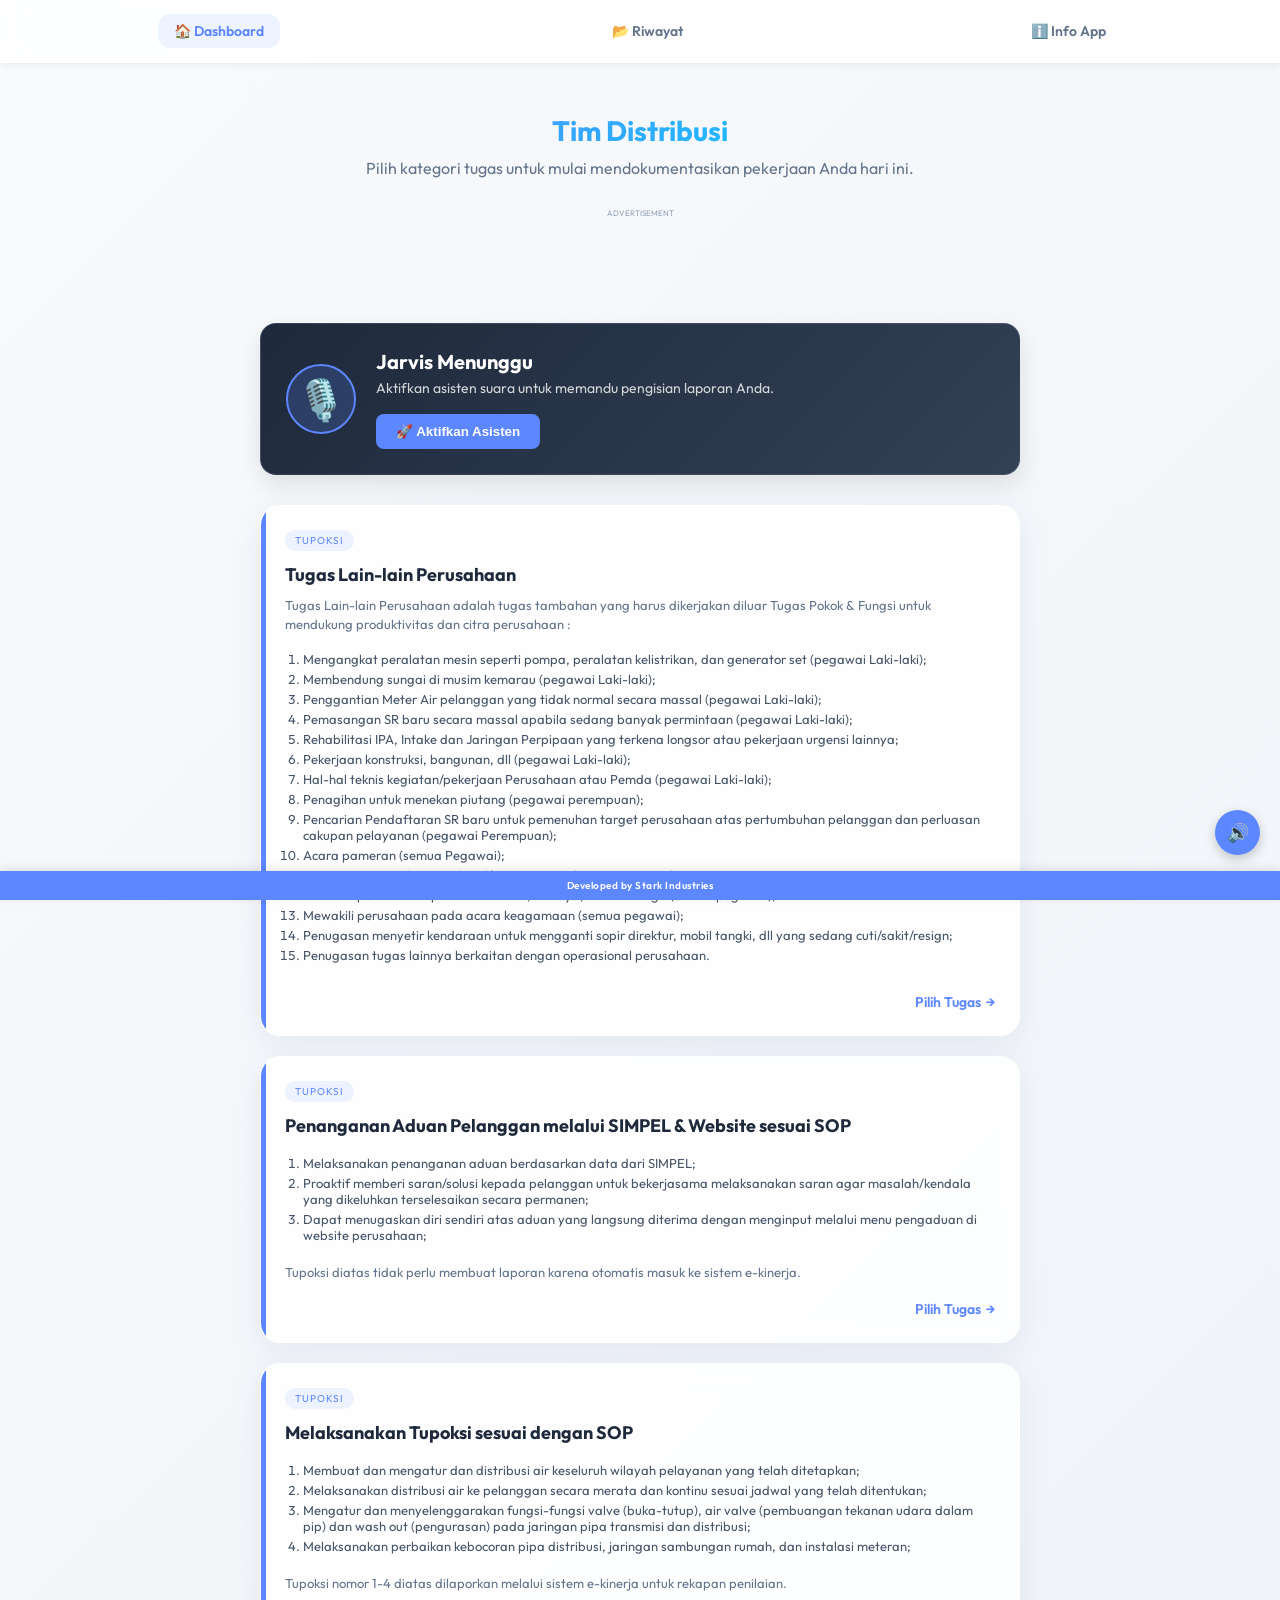
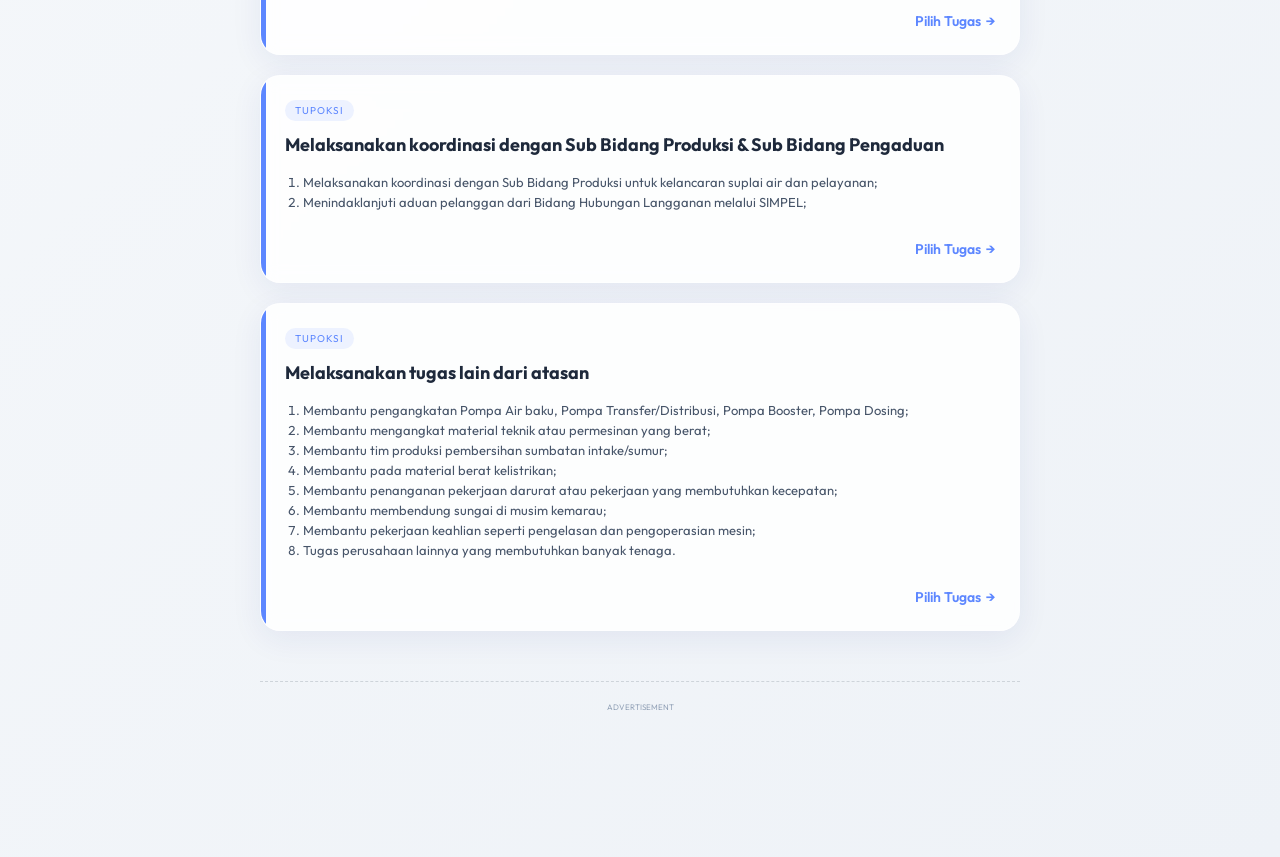
<file: old_distribusi/index.html>
<!DOCTYPE html>
<html lang="id">
<head>
    <link rel="icon" type="image/png" href="assets/icons/icon-512.png">
    <meta charset="UTF-8">
    <meta name="viewport" content="width=device-width, initial-scale=1.0, maximum-scale=1.0, user-scalable=no">
    <title>Dashboard - Tim Distribusi</title>
    <link rel="manifest" href="manifest.json">
    <meta name="theme-color" content="#5d87ff">
    <link href="https://fonts.googleapis.com/css2?family=Outfit:wght@300;400;600;700&display=swap" rel="stylesheet">
    <!-- Google AdSense -->
    <script async src="https://pagead2.googlesyndication.com/pagead/js/adsbygoogle.js?client=ca-pub-2642522351768171"
     crossorigin="anonymous"></script>
    <style>
        :root {
            --primary: #5d87ff;
            --secondary: #4974f3;
            --accent: #00d2ff;
            --bg: #f8fafc;
            --glass: rgba(255, 255, 255, 0.85);
            --card-shadow: 0 8px 32px 0 rgba(31, 38, 135, 0.07);
        }

        * { box-sizing: border-box; -webkit-tap-highlight-color: transparent; }
        
        body { 
            font-family: 'Outfit', sans-serif; 
            margin: 0; 
            background: linear-gradient(135deg, #f8fafc 0%, #eef2f7 100%); 
            color: #1e293b; 
            min-height: 100vh;
            padding-bottom: 50px; /* Slimmer footer */
        }

        .navbar { 
            display: flex; 
            justify-content: space-around; 
            background: var(--glass);
            backdrop-filter: blur(10px);
            -webkit-backdrop-filter: blur(10px);
            padding: 14px 0; 
            position: sticky; 
            top: 0; 
            z-index: 999; 
            box-shadow: 0 4px 6px -1px rgba(0,0,0,0.05); 
            border-bottom: 1px solid rgba(255, 255, 255, 0.3);
        }

        .navbar a { 
            color: #64748b; 
            text-decoration: none; 
            font-weight: 600; 
            font-size: 14px; 
            transition: all 0.3s ease;
            padding: 8px 16px;
            border-radius: 12px;
        }

        .navbar a.active { 
            color: var(--primary); 
            background: rgba(93, 135, 255, 0.1);
        }

        .container { 
            width: 100%; 
            max-width: 800px; 
            margin: auto; 
            padding: 20px; 
        }

        .welcome-section {
            padding: 30px 0;
            text-align: center;
        }

        .welcome-section h1 {
            font-size: 28px;
            font-weight: 700;
            color: #0f172a;
            margin: 0 0 10px 0;
            background: linear-gradient(to right, var(--primary), var(--accent));
            -webkit-background-clip: text;
            background-clip: text;
            -webkit-text-fill-color: transparent;
        }

        .welcome-section p {
            color: #64748b;
            font-size: 16px;
            margin: 0;
        }

        .job-grid {
            display: grid;
            grid-template-columns: 1fr;
            gap: 20px;
            margin-top: 20px;
        }

        .job-card {
            background: var(--glass);
            backdrop-filter: blur(8px);
            -webkit-backdrop-filter: blur(8px);
            border: 1px solid rgba(255, 255, 255, 0.4);
            border-radius: 20px;
            padding: 24px;
            box-shadow: var(--card-shadow);
            transition: all 0.4s cubic-bezier(0.175, 0.885, 0.32, 1.275);
            cursor: pointer;
            position: relative;
            overflow: hidden;
            display: flex;
            flex-direction: column;
            gap: 8px;
        }

        .job-card::before {
            content: '';
            position: absolute;
            top: 0;
            left: 0;
            width: 5px;
            height: 100%;
            background: var(--primary);
            transition: width 0.3s ease;
        }

        .job-card:hover {
            transform: translateY(-5px);
            box-shadow: 0 15px 40px rgba(93, 135, 255, 0.15);
        }

        .job-card:hover::before {
            width: 8px;
        }

        .job-card .badge {
            font-size: 10px;
            text-transform: uppercase;
            letter-spacing: 1px;
            color: var(--primary);
            background: rgba(93, 135, 255, 0.1);
            padding: 4px 10px;
            border-radius: 20px;
            width: fit-content;
        }

        .job-card h3 {
            margin: 4px 0 2px 0;
            font-size: 18px;
            font-weight: 700;
            color: #1e293b;
        }

        .job-card .content {
            font-size: 13px;
            color: #64748b;
            line-height: 1.5;
        }

        .job-card .tasks-list {
            margin: 8px 0;
            padding-left: 18px;
            font-size: 13px;
            color: #475569;
        }

        .job-card .tasks-list li {
            margin-bottom: 4px;
        }

        .job-card .footer {
            margin-top: auto;
            display: flex;
            justify-content: flex-end;
            align-items: center;
            color: var(--primary);
            font-weight: 600;
            font-size: 14px;
            padding-top: 10px;
        }

        .job-card .footer span {
            display: flex;
            align-items: center;
            gap: 5px;
        }

        .job-card .footer span::after {
            content: '→';
            transition: transform 0.3s ease;
        }

        .job-card:hover .footer span::after {
            transform: translateX(5px);
        }

        /* Micro-animations */
        @keyframes fadeIn {
            from { opacity: 0; transform: translateY(20px); }
            to { opacity: 1; transform: translateY(0); }
        }

        .job-card {
            animation: fadeIn 0.5s ease backwards;
        }

        .job-card:nth-child(1) { animation-delay: 0.1s; }
        .job-card:nth-child(2) { animation-delay: 0.2s; }
        .job-card:nth-child(3) { animation-delay: 0.3s; }
        .job-card:nth-child(4) { animation-delay: 0.4s; }
        .job-card:nth-child(5) { animation-delay: 0.5s; }

        /* Jarvis Card Styles */
        .jarvis-card {
            background: linear-gradient(135deg, #1e293b 0%, #334155 100%);
            color: white;
            padding: 25px;
            border-radius: 16px;
            margin-bottom: 30px;
            display: flex;
            align-items: center;
            gap: 20px;
            box-shadow: 0 10px 25px rgba(0,0,0,0.1);
            border: 1px solid rgba(255,255,255,0.1);
            animation: fadeIn 0.5s ease;
        }

        .jarvis-icon {
            font-size: 40px;
            background: rgba(93, 135, 255, 0.2);
            width: 70px;
            height: 70px;
            display: flex;
            align-items: center;
            justify-content: center;
            border-radius: 50%;
            border: 2px solid #5d87ff;
            flex-shrink: 0;
        }

        .jarvis-content h2 {
            margin: 0 0 5px 0;
            font-size: 20px;
            font-weight: 700;
        }

        .jarvis-content p {
            margin: 0 0 15px 0;
            font-size: 14px;
            opacity: 0.8;
            line-height: 1.4;
        }

        .btn-jarvis {
            background: #5d87ff;
            color: white;
            border: none;
            padding: 10px 20px;
            border-radius: 8px;
            font-weight: bold;
            cursor: pointer;
            transition: all 0.3s;
            display: flex;
            align-items: center;
            gap: 8px;
        }

        .btn-jarvis:hover {
            background: #4a6ee0;
            transform: translateY(-2px);
        }

        .btn-jarvis.active {
            background: #27ae60;
        }

        .btn-mute-float {
            position: fixed;
            bottom: 45px; /* Lower than before, above slim footer */
            right: 20px;
            z-index: 1001;
            width: 45px;
            height: 45px;
            border-radius: 50%;
            border: none;
            background: #5d87ff;
            color: white;
            box-shadow: 0 4px 12px rgba(0,0,0,0.2);
            font-size: 18px;
            display: flex;
            justify-content: center;
            align-items: center;
            transition: all 0.3s ease;
            cursor: pointer;
        }
        .btn-mute-float.muted {
            background: #94a3b8;
        }

        .ad-label {
            font-size: 8px;
            color: #94a3b8;
            margin-bottom: 5px;
            text-transform: uppercase;
        }
        .developer-info {
            font-size: 10px;
            color: white; /* Changed to white for better visibility on primary background */
            text-align: center;
            font-weight: 600;
            letter-spacing: 0.5px;
            padding: 8px;
        }
        .sticky-footer-slim {
            position: fixed;
            bottom: 0;
            left: 0;
            width: 100%;
            background: var(--primary);
            box-shadow: 0 -2px 10px rgba(0,0,0,0.1);
            z-index: 1000;
        }
    </style>
</head>
<body>

<nav class="navbar">
    <a href="index.html" class="active">🏠 Dashboard</a>
    <a href="pages/tampildata.html">📂 Riwayat</a>
    <a href="pages/info.html">ℹ️ Info App</a>
</nav>

<div class="container">
    <div class="welcome-section">
        <h1>Tim Distribusi</h1>
        <p>Pilih kategori tugas untuk mulai mendokumentasikan pekerjaan Anda hari ini.</p>
    </div>

    <!-- Header Ad -->
    <div style="margin-bottom: 25px; min-height: 90px; display: flex; flex-direction: column; align-items: center;">
        <span class="ad-label">Advertisement</span>
        <ins class="adsbygoogle"
             style="display:block"
             data-ad-client="ca-pub-2642522351768171"
             data-ad-slot="7918954512"
             data-ad-format="auto"
             data-full-width-responsive="true"></ins>
        <script>
             (adsbygoogle = window.adsbygoogle || []).push({});
        </script>
    </div>

    <div class="jarvis-card" id="jarvis-box">
        <div class="jarvis-icon">🎙️</div>
        <div class="jarvis-content">
            <h2 id="jarvis-status">Jarvis Menunggu</h2>
            <p id="jarvis-desc">Aktifkan asisten suara untuk memandu pengisian laporan Anda.</p>
            <button class="btn-jarvis" id="btn-activate-jarvis" onclick="activateJarvis()">
                🚀 Aktifkan Asisten
            </button>
        </div>
    </div>

    <div class="job-grid">
        <!-- Job 1 -->
        <div class="job-card" onclick="location.href='pages/lapor.html?id=0'">
            <div class="badge">Tupoksi</div>
            <h3>Tugas Lain-lain Perusahaan</h3>
            <div class="content">Tugas Lain-lain Perusahaan adalah tugas tambahan yang harus dikerjakan diluar Tugas Pokok & Fungsi untuk mendukung produktivitas dan citra perusahaan :</div>
            <ol class="tasks-list">
                <li>Mengangkat peralatan mesin seperti pompa, peralatan kelistrikan, dan generator set (pegawai Laki-laki);</li>
                <li>Membendung sungai di musim kemarau (pegawai Laki-laki);</li>
                <li>Penggantian Meter Air pelanggan yang tidak normal secara massal (pegawai Laki-laki);</li>
                <li>Pemasangan SR baru secara massal apabila sedang banyak permintaan (pegawai Laki-laki);</li>
                <li>Rehabilitasi IPA, Intake dan Jaringan Perpipaan yang terkena longsor atau pekerjaan urgensi lainnya;</li>
                <li>Pekerjaan konstruksi, bangunan, dll (pegawai Laki-laki);</li>
                <li>Hal-hal teknis kegiatan/pekerjaan Perusahaan atau Pemda (pegawai Laki-laki);</li>
                <li>Penagihan untuk menekan piutang (pegawai perempuan);</li>
                <li>Pencarian Pendaftaran SR baru untuk pemenuhan target perusahaan atas pertumbuhan pelanggan dan perluasan cakupan pelayanan (pegawai Perempuan);</li>
                <li>Acara pameran (semua Pegawai);</li>
                <li>Pengawasan sambungan ilegal/pencurian air (semua pegawai);</li>
                <li>Mewakili perusahaan pada acara seni, budaya, dan olahraga (semua pegawai);</li>
                <li>Mewakili perusahaan pada acara keagamaan (semua pegawai);</li>
                <li>Penugasan menyetir kendaraan untuk mengganti sopir direktur, mobil tangki, dll yang sedang cuti/sakit/resign;</li>
                <li>Penugasan tugas lainnya berkaitan dengan operasional perusahaan.</li>
            </ol>
            <div class="footer">
                <span>Pilih Tugas</span>
            </div>
        </div>

        <!-- Job 2 -->
        <div class="job-card" onclick="location.href='pages/lapor.html?id=1'">
            <div class="badge">Tupoksi</div>
            <h3>Penanganan Aduan Pelanggan melalui SIMPEL & Website sesuai SOP</h3>
            <ol class="tasks-list">
                <li>Melaksanakan penanganan aduan berdasarkan data dari SIMPEL;</li>
                <li>Proaktif memberi saran/solusi kepada pelanggan untuk bekerjasama melaksanakan saran agar masalah/kendala yang dikeluhkan terselesaikan secara permanen;</li>
                <li>Dapat menugaskan diri sendiri atas aduan yang langsung diterima dengan menginput melalui menu pengaduan di website perusahaan;</li>
            </ol>
            <div class="content">Tupoksi diatas tidak perlu membuat laporan karena otomatis masuk ke sistem e-kinerja.</div>
            <div class="footer">
                <span>Pilih Tugas</span>
            </div>
        </div>

        <!-- Job 3 -->
        <div class="job-card" onclick="location.href='pages/lapor.html?id=2'">
            <div class="badge">Tupoksi</div>
            <h3>Melaksanakan Tupoksi sesuai dengan SOP</h3>
            <ol class="tasks-list">
                <li>Membuat dan mengatur dan distribusi air keseluruh wilayah pelayanan yang telah ditetapkan;</li>
                <li>Melaksanakan distribusi air ke pelanggan secara merata dan kontinu sesuai jadwal yang telah ditentukan;</li>
                <li>Mengatur dan menyelenggarakan fungsi-fungsi valve (buka-tutup), air valve (pembuangan tekanan udara dalam pip) dan wash out (pengurasan) pada jaringan pipa transmisi dan distribusi;</li>
                <li>Melaksanakan perbaikan kebocoran pipa distribusi, jaringan sambungan rumah, dan instalasi meteran;</li>
            </ol>
            <div class="content">Tupoksi nomor 1-4 diatas dilaporkan melalui sistem e-kinerja untuk rekapan penilaian.</div>
            <div class="footer">
                <span>Pilih Tugas</span>
            </div>
        </div>

        <!-- Job 4 -->
        <div class="job-card" onclick="location.href='pages/lapor.html?id=3'">
            <div class="badge">Tupoksi</div>
            <h3>Melaksanakan koordinasi dengan Sub Bidang Produksi & Sub Bidang Pengaduan</h3>
            <ol class="tasks-list">
                <li>Melaksanakan koordinasi dengan Sub Bidang Produksi untuk kelancaran suplai air dan pelayanan;</li>
                <li>Menindaklanjuti aduan pelanggan dari Bidang Hubungan Langganan melalui SIMPEL;</li>
            </ol>
            <div class="footer">
                <span>Pilih Tugas</span>
            </div>
        </div>

        <!-- Job 5 -->
        <div class="job-card" onclick="location.href='pages/lapor.html?id=4'">
            <div class="badge">Tupoksi</div>
            <h3>Melaksanakan tugas lain dari atasan</h3>
            <ol class="tasks-list">
                <li>Membantu pengangkatan Pompa Air baku, Pompa Transfer/Distribusi, Pompa Booster, Pompa Dosing;</li>
                <li>Membantu mengangkat material teknik atau permesinan yang berat;</li>
                <li>Membantu tim produksi pembersihan sumbatan intake/sumur;</li>
                <li>Membantu pada material berat kelistrikan;</li>
                <li>Membantu penanganan pekerjaan darurat atau pekerjaan yang membutuhkan kecepatan;</li>
                <li>Membantu membendung sungai di musim kemarau;</li>
                <li>Membantu pekerjaan keahlian seperti pengelasan dan pengoperasian mesin;</li>
                <li>Tugas perusahaan lainnya yang membutuhkan banyak tenaga.</li>
            </ol>
            <div class="footer">
                <span>Pilih Tugas</span>
            </div>
    </div>

    <!-- Inline Footer Ad (End of Jobs) -->
    <div style="margin-top: 30px; margin-bottom: 20px; display: flex; flex-direction: column; align-items: center; border-top: 1px dashed #ced4da; padding-top: 20px;">
        <span class="ad-label">Advertisement</span>
        <ins class="adsbygoogle"
             style="display:inline-block;width:320px;height:50px"
             data-ad-client="ca-pub-2642522351768171"
             data-ad-slot="7918954512"></ins>
        <script>
             (adsbygoogle = window.adsbygoogle || []).push({});
        </script>
    </div>
</div>

<button id="jarvis-mute-toggle" class="btn-mute-float" onclick="toggleJarvisMute()">🔊</button>

<script src="assets/js/jarvis.js"></script>
<script>

    function toggleJarvisMute() {
        const isMuted = Jarvis.toggleMute();
        const btn = document.getElementById('jarvis-mute-toggle');
        btn.innerText = isMuted ? "🔇" : "🔊";
        btn.classList.toggle('muted', isMuted);
    }

    function initMuteButtonState() {
        const btn = document.getElementById('jarvis-mute-toggle');
        if (btn) {
            btn.innerText = Jarvis.muted ? "🔇" : "🔊";
            btn.classList.toggle('muted', Jarvis.muted);
        }
    }

    window.onload = () => {
        initMuteButtonState();
    };

    function activateJarvis() {
        if (!Jarvis.activated) {
            Jarvis.activate();
            Jarvis.say("Halo! Pilih kategori tugas Anda.");
            
            const status = document.getElementById('jarvis-status');
            const desc = document.getElementById('jarvis-desc');
            const btn = document.getElementById('btn-activate-jarvis');
            
            status.innerText = "Jarvis Aktif";
            desc.innerText = "Sistem suara telah diaktifkan. Saya akan memandu Anda di setiap langkah pengisian laporan.";
            btn.innerText = "✅ Asisten Siap";
            btn.classList.add('active');
            
            // Simpan status aktivasi agar Jarvis tahu di halaman berikutnya
            sessionStorage.setItem('jarvis_activated', 'true');
        }
    }

    // Registrasi Service Worker PWA
    if ('serviceWorker' in navigator) {
        window.addEventListener('load', () => {
            navigator.serviceWorker.register('sw.js')
                .then(reg => console.log('SW Registered', reg))
                .catch(err => console.log('SW Registration failed', err));
        });
    }
</script>
</script>

<!-- Sticky Developer Info Footer -->
<div class="sticky-footer-slim">
    <div class="developer-info">
        Developed by Stark Industries
    </div>
</div>
</body>
</html>
</file>
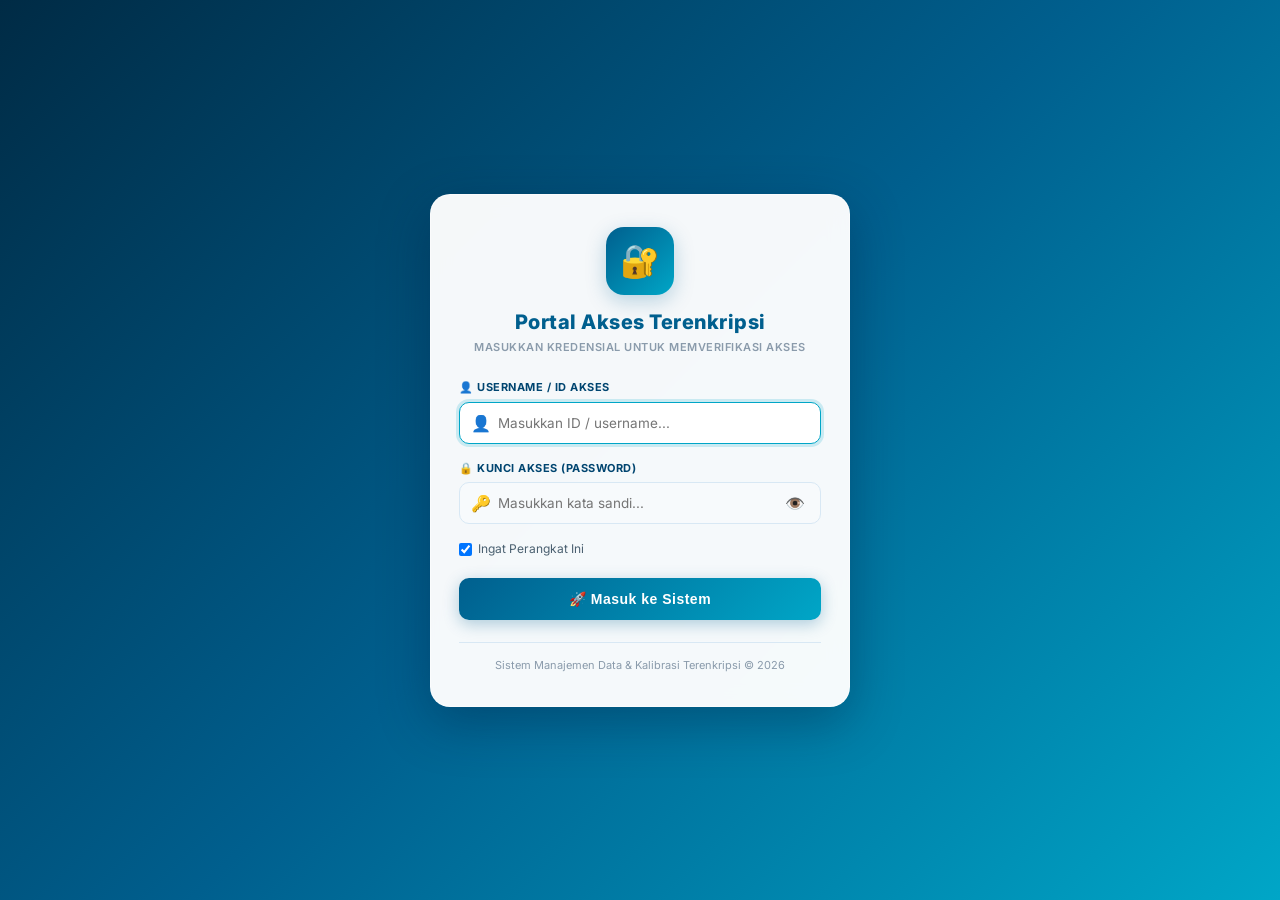
<file: login.html>
<!DOCTYPE html>
<html lang="id">
<head>
  <meta charset="UTF-8">
  <meta name="viewport" content="width=device-width, initial-scale=1.0, maximum-scale=1.0, user-scalable=no">
  <title>Login Petugas — DIS-NRW Amerta Toraya</title>
  <meta name="description" content="Aplikasi Dokumentasi Kinerja Lapangan Distribusi Air & Pengendalian NRW PDAM">
  <meta name="theme-color" content="#005F8E">
  <link rel="manifest" href="assets/manifest.json">
  <link rel="icon" href="assets/icons/icon-192.png">
  <link rel="apple-touch-icon" href="assets/icons/icon-192.png">
  <link rel="stylesheet" href="css/main.css">
  <script src="js/skala.js"></script>
  <script src="js/auth-guard.js"></script>
  <style>
    body {
      background: linear-gradient(135deg, #002B45 0%, #005F8E 50%, #00A6C7 100%);
      min-height: 100vh;
      display: flex;
      align-items: center;
      justify-content: center;
      padding: 20px 16px;
      margin: 0;
    }

    .login-container {
      width: 100%;
      max-width: 420px;
      background: rgba(255, 255, 255, 0.96);
      border-radius: 20px;
      padding: 32px 28px;
      box-shadow: 0 16px 50px rgba(0, 30, 60, 0.35);
      border: 1px solid rgba(255, 255, 255, 0.5);
      backdrop-filter: blur(10px);
      -webkit-backdrop-filter: blur(10px);
    }

    .login-brand {
      text-align: center;
      margin-bottom: 24px;
    }

    .login-logo {
      width: 76px;
      height: 76px;
      border-radius: 18px;
      object-fit: contain;
      background: white;
      padding: 6px;
      box-shadow: 0 6px 20px rgba(0, 95, 142, 0.2);
      border: 2px solid var(--border);
      margin-bottom: 12px;
    }

    .login-title {
      font-size: 22px;
      font-weight: 800;
      color: var(--primary);
      letter-spacing: 0.5px;
    }

    .login-sub {
      font-size: 11.5px;
      color: var(--text2);
      margin-top: 3px;
      font-weight: 600;
      text-transform: uppercase;
      letter-spacing: 0.5px;
    }

    .login-form {
      display: flex;
      flex-direction: column;
      gap: 16px;
    }

    .login-input-group {
      display: flex;
      flex-direction: column;
      gap: 6px;
    }

    .login-label {
      font-size: 11px;
      font-weight: 700;
      color: var(--primary-dark);
      text-transform: uppercase;
      letter-spacing: 0.5px;
    }

    .input-wrapper {
      position: relative;
      display: flex;
      align-items: center;
    }

    .input-icon {
      position: absolute;
      left: 12px;
      font-size: 16px;
      color: var(--text3);
      pointer-events: none;
    }

    .login-input {
      width: 100%;
      padding: 12px 14px 12px 38px;
      border: 1.5px solid var(--border);
      border-radius: 10px;
      font-size: 13.5px;
      font-family: inherit;
      color: var(--text);
      background: #F7FAFC;
      transition: all 0.2s;
    }

    .login-input:focus {
      outline: none;
      border-color: var(--teal);
      background: white;
      box-shadow: 0 0 0 3px rgba(0, 166, 199, 0.18);
    }

    .btn-toggle-pwd {
      position: absolute;
      right: 12px;
      background: none;
      border: none;
      cursor: pointer;
      font-size: 16px;
      color: var(--text3);
      padding: 4px;
    }

    .login-options {
      display: flex;
      align-items: center;
      justify-content: space-between;
      font-size: 12px;
      color: var(--text2);
    }

    .remember-box {
      display: flex;
      align-items: center;
      gap: 6px;
      cursor: pointer;
    }

    .btn-submit-login {
      width: 100%;
      padding: 13px;
      background: linear-gradient(135deg, var(--primary) 0%, var(--teal) 100%);
      color: white;
      border: none;
      border-radius: 10px;
      font-size: 14px;
      font-weight: 800;
      letter-spacing: 0.5px;
      cursor: pointer;
      box-shadow: 0 4px 16px rgba(0, 95, 142, 0.3);
      transition: all 0.2s;
      display: flex;
      align-items: center;
      justify-content: center;
      gap: 8px;
      margin-top: 4px;
    }

    .btn-submit-login:hover {
      box-shadow: 0 6px 22px rgba(0, 95, 142, 0.4);
      transform: translateY(-1px);
    }

    .btn-submit-login:active {
      transform: scale(0.98);
      opacity: 0.9;
    }

    .login-alert {
      display: none;
      padding: 10px 14px;
      border-radius: 8px;
      font-size: 12px;
      font-weight: 600;
      margin-bottom: 14px;
      text-align: center;
    }

    .login-alert.error {
      display: block;
      background: #FEE2E2;
      color: #DC2626;
      border: 1.5px solid #F87171;
      animation: fadeIn 0.3s ease;
    }

    .login-alert.success {
      display: block;
      background: #DCFCE7;
      color: #16A34A;
      border: 1.5px solid #86EFAC;
    }

    .login-input.input-error {
      border-color: #EF4444 !important;
      background: #FFF5F5 !important;
      box-shadow: 0 0 0 3px rgba(239, 68, 68, 0.2) !important;
    }

    @keyframes shake {
      0%, 100% { transform: translateX(0); }
      20%, 60% { transform: translateX(-8px); }
      40%, 80% { transform: translateX(8px); }
    }
    .shake {
      animation: shake 0.4s ease-in-out;
    }

    @keyframes fadeIn {
      from { opacity: 0; transform: translateY(-6px); }
      to { opacity: 1; transform: translateY(0); }
    }

    .login-footer {
      text-align: center;
      margin-top: 22px;
      font-size: 11px;
      color: var(--text3);
      border-top: 1px solid var(--border);
      padding-top: 14px;
    }
  </style>
</head>
<body>

<div class="login-container">
  <div class="login-brand" id="loginBrandContainer">
    <!-- Diisi secara dinamis oleh script: Mode Stealth (jika belum pernah login) vs Mode Resmi -->
  </div>

  <div id="login-alert" class="login-alert"></div>

  <form class="login-form" id="loginForm" onsubmit="handleLoginSubmit(event)">
    <div class="login-input-group">
      <label class="login-label" id="lblUsername">👤 Username / ID Akses</label>
      <div class="input-wrapper">
        <span class="input-icon">👤</span>
        <input type="text" id="username" class="login-input" placeholder="Masukkan ID / username..." required autocomplete="username" autocapitalize="none" autocorrect="off" spellcheck="false" autofocus>
      </div>
    </div>

    <div class="login-input-group">
      <label class="login-label" id="lblPassword">🔒 Kunci Akses (Password)</label>
      <div class="input-wrapper">
        <span class="input-icon">🔑</span>
        <input type="password" id="password" class="login-input" placeholder="Masukkan kata sandi..." required autocomplete="current-password" autocapitalize="none" autocorrect="off" spellcheck="false">
        <button type="button" class="btn-toggle-pwd" onclick="togglePasswordVisibility()" title="Tampilkan/Sembunyikan Kata Sandi">👁️</button>
      </div>
    </div>

    <div class="login-options">
      <label class="remember-box">
        <input type="checkbox" id="rememberMe" checked>
        <span>Ingat Perangkat Ini</span>
      </label>
    </div>

    <button type="submit" class="btn-submit-login" id="btnLogin">
      <span>🚀 Masuk ke Sistem</span>
    </button>
  </form>

  <div class="login-footer" id="loginFooter">
    <!-- Diisi dinamis -->
  </div>
</div>

<script>
  const HAS_LOGGED_IN_KEY = "DIS_NRW_DEVICE_RECOGNIZED";

  function initLoginView() {
    const isRecognized = localStorage.getItem(HAS_LOGGED_IN_KEY) === 'true';
    const brandContainer = document.getElementById('loginBrandContainer');
    const footerContainer = document.getElementById('loginFooter');
    const lblUser = document.getElementById('lblUsername');
    const lblPass = document.getElementById('lblPassword');
    const titlePage = document.querySelector('title');

    if (isRecognized) {
      // MODE RESMI (Perangkat sudah pernah login sebelumnya)
      if (titlePage) titlePage.textContent = 'Login Petugas — DIS-NRW Amerta Toraya';
      brandContainer.innerHTML = `
        <img src="assets/icons/logo.png" alt="Logo DIS-NRW" class="login-logo">
        <div class="login-title">DIS-NRW</div>
        <div class="login-sub">Distribusi Air & Pengendalian NRW</div>
      `;
      footerContainer.innerHTML = `
        PERUMDA Air Minum Tirta Amerta Toraya<br>
        Sistem Dokumentasi Kinerja Lapangan Terenkripsi © 2026
      `;
      if (lblUser) lblUser.textContent = '👤 Username / ID Petugas';
      if (lblPass) lblPass.textContent = '🔒 Kata Sandi (Password)';
    } else {
      // MODE PENYAMARAN (STEALTH) — Belum pernah login di perangkat ini
      if (titlePage) titlePage.textContent = 'Portal Otentikasi Lapangan';
      brandContainer.innerHTML = `
        <div style="width:68px; height:68px; border-radius:18px; background:linear-gradient(135deg, #005F8E, #00A6C7); display:flex; align-items:center; justify-content:center; font-size:32px; margin:0 auto 12px; box-shadow:0 6px 20px rgba(0,95,142,0.25); color:white;">🔐</div>
        <div class="login-title" style="font-size:20px;">Portal Akses Terenkripsi</div>
        <div class="login-sub" style="font-size:11px; color:var(--text3); margin-top:2px;">Masukkan kredensial untuk memverifikasi akses</div>
      `;
      footerContainer.innerHTML = `
        Sistem Manajemen Data & Kalibrasi Terenkripsi © 2026
      `;
      if (lblUser) lblUser.textContent = '👤 Username / ID Akses';
      if (lblPass) lblPass.textContent = '🔒 Kunci Akses (Password)';
    }
  }

  function togglePasswordVisibility() {
    const pwdInput = document.getElementById('password');
    if (pwdInput.type === 'password') {
      pwdInput.type = 'text';
    } else {
      pwdInput.type = 'password';
    }
  }

  function showAlert(message, type = 'error') {
    const alertEl = document.getElementById('login-alert');
    alertEl.textContent = message;
    alertEl.className = `login-alert ${type}`;
  }

  function hideAlert() {
    const alertEl = document.getElementById('login-alert');
    if (alertEl) alertEl.style.display = 'none';
    document.getElementById('username')?.classList.remove('input-error');
    document.getElementById('password')?.classList.remove('input-error');
  }

  async function handleLoginSubmit(e) {
    e.preventDefault();
    hideAlert();

    const u = document.getElementById('username').value.trim();
    const pwdInput = document.getElementById('password');
    const p = pwdInput.value;
    const remember = document.getElementById('rememberMe').checked;
    const btn = document.getElementById('btnLogin');
    const container = document.querySelector('.login-container');

    if (!u || !p) {
      showAlert('Mohon isi ID akses dan kata sandi!');
      if (!u) document.getElementById('username').classList.add('input-error');
      if (!p) pwdInput.classList.add('input-error');
      return;
    }

    btn.disabled = true;
    btn.innerHTML = '<span>⏳ Memverifikasi Kredensial...</span>';

    try {
      // Verifikasi menggunakan modul terenkripsi skala.js
      const result = await verifyScaleCredentials(u, p);

      if (result.success) {
        // Tandai bahwa perangkat ini telah berhasil login
        localStorage.setItem(HAS_LOGGED_IN_KEY, 'true');
        showAlert(`✅ Otentikasi berhasil! Selamat bertugas, ${result.user.name}`, 'success');
        setAuthSession(result.user, remember);
        setTimeout(() => {
          window.location.href = 'index.html';
        }, 800);
      } else {
        // Tampilkan pesan kesalahan spesifik
        const errMsg = result.message || 'Salah memasukkan password! Silakan coba lagi.';
        showAlert(`❌ ${errMsg}`, 'error');
        
        // Efek visual: getar container & border merah pada kolom password
        if (container) {
          container.classList.remove('shake');
          void container.offsetWidth; // Trigger reflow
          container.classList.add('shake');
        }
        pwdInput.classList.add('input-error');
        pwdInput.value = '';
        pwdInput.focus();

        btn.disabled = false;
        btn.innerHTML = '<span>🚀 Masuk ke Sistem</span>';
      }
    } catch (err) {
      console.error('Error otentikasi:', err);
      // Tampilkan pesan error spesifik untuk memudahkan debug
      let errDetail = '❌ Terjadi kesalahan sistem saat verifikasi.';
      if (err && err.message) {
        errDetail += ' (' + err.message + ')';
      }
      showAlert(errDetail, 'error');
      btn.disabled = false;
      btn.innerHTML = '<span>🚀 Masuk ke Sistem</span>';
    }
  }

  // Hapus tanda merah saat pengguna mulai mengetik kembali
  document.getElementById('username')?.addEventListener('input', () => {
    document.getElementById('username').classList.remove('input-error');
  });
  document.getElementById('password')?.addEventListener('input', () => {
    document.getElementById('password').classList.remove('input-error');
  });

  // Inisialisasi tampilan login saat halaman dibuka
  initLoginView();
</script>

</body>
</html>
</file>
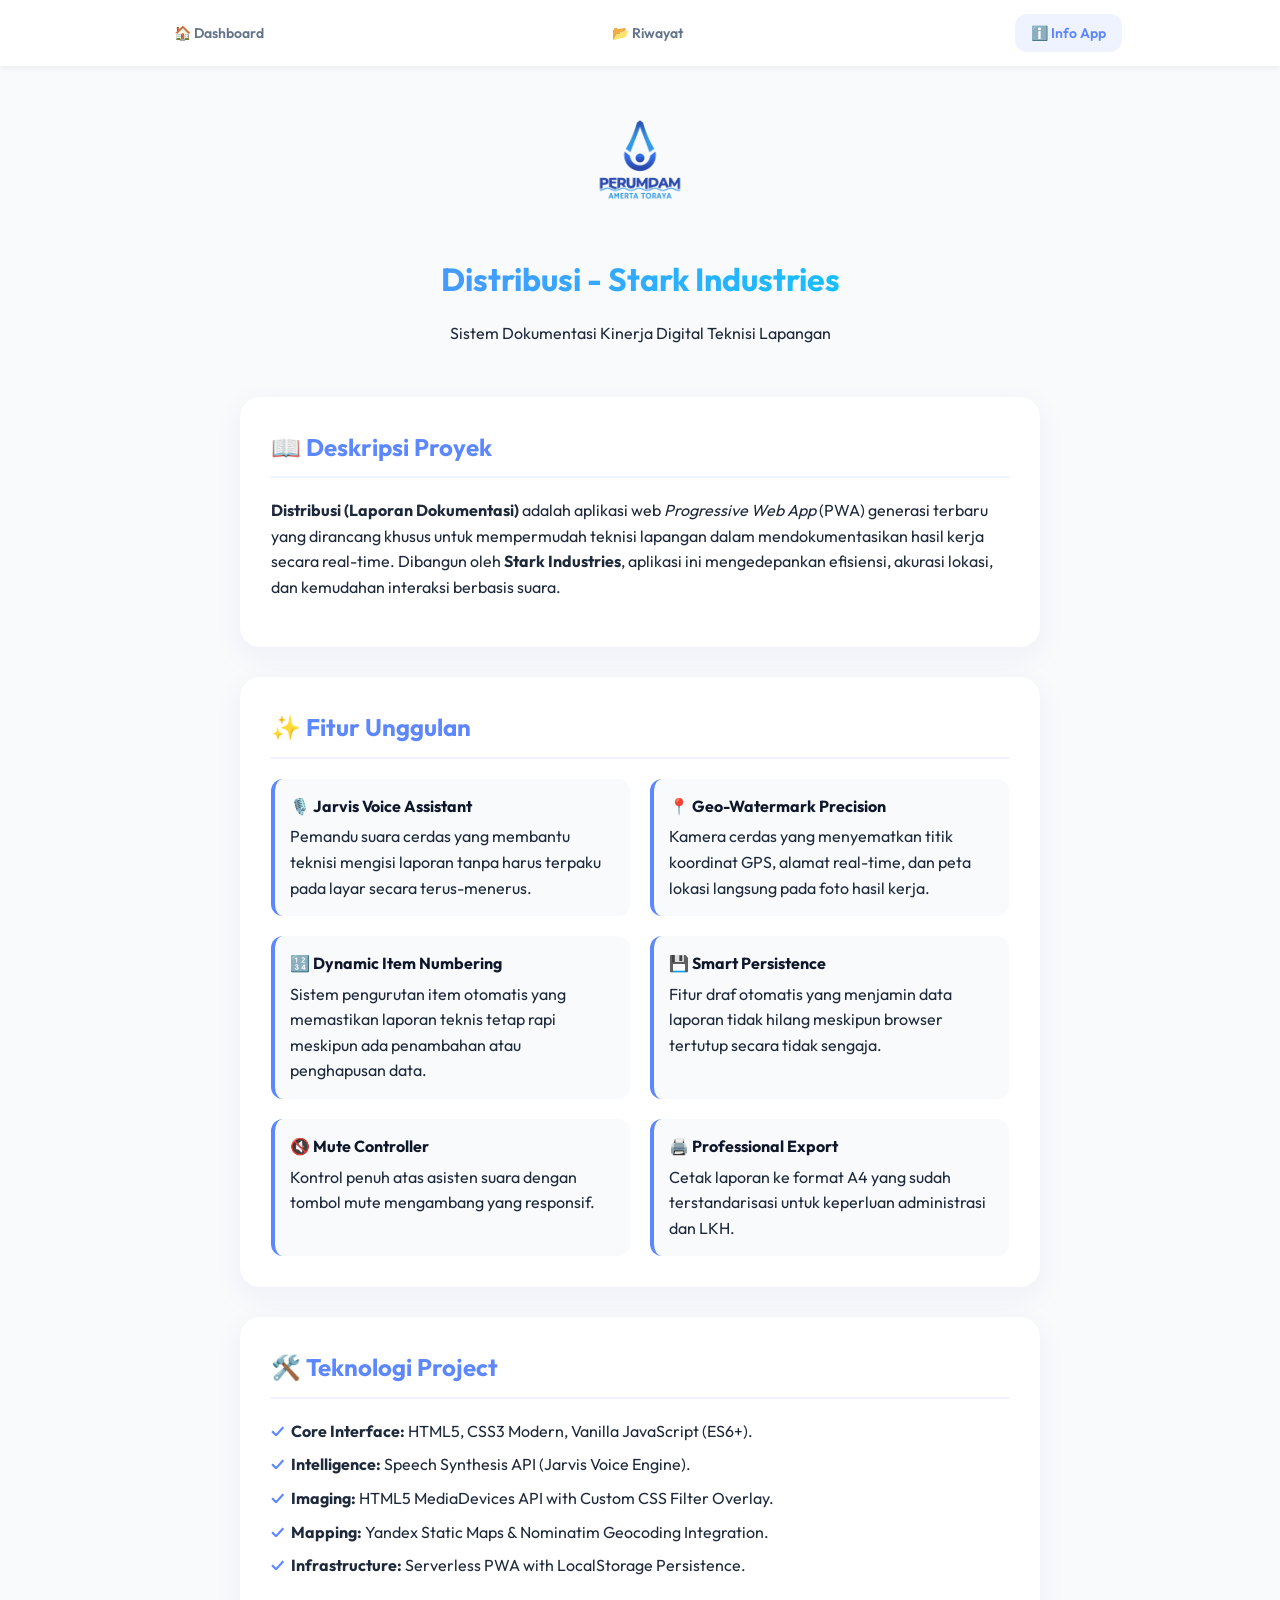
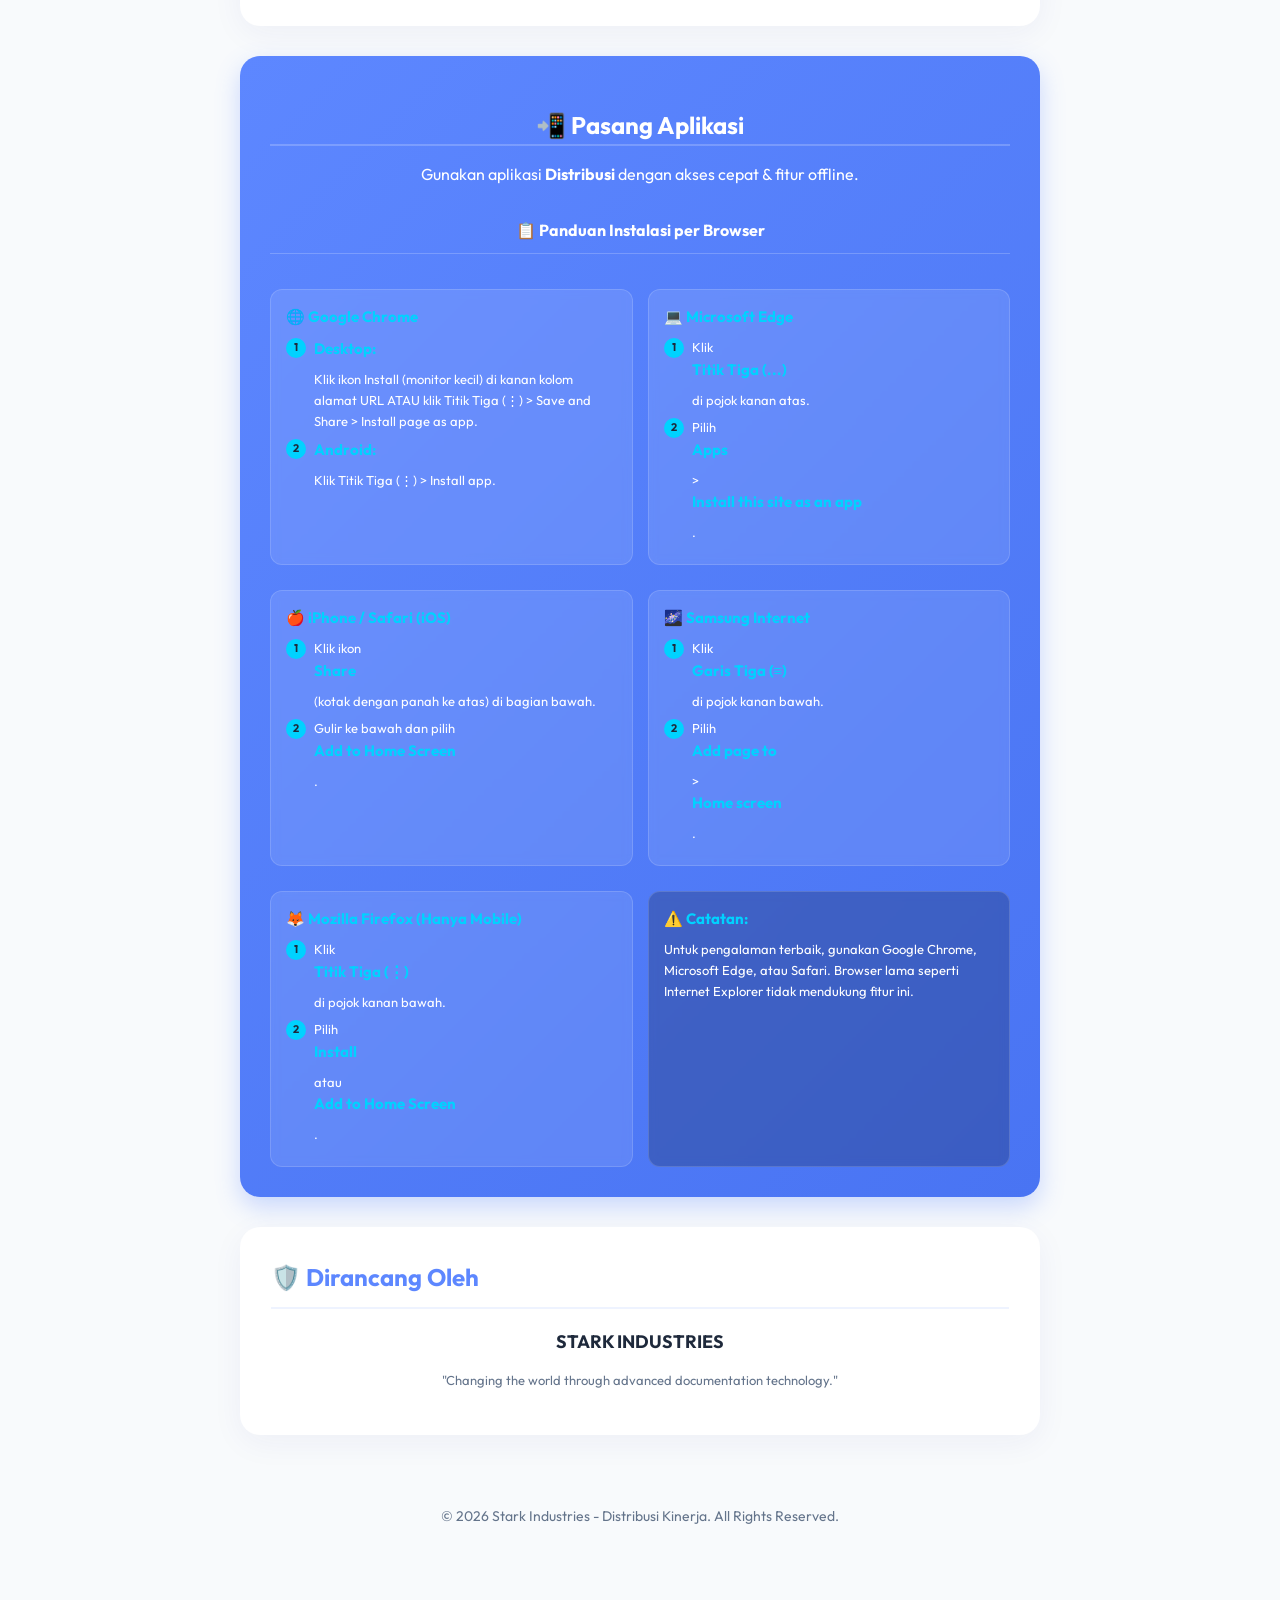
<file: pages/info.html>
<!DOCTYPE html>
<html lang="id">
<head>
    <meta charset="UTF-8">
    <meta name="viewport" content="width=device-width, initial-scale=1.0">
    <title>Info App - Distribusi Stark Industries</title>
    <link href="https://fonts.googleapis.com/css2?family=Outfit:wght@300;400;600;700&display=swap" rel="stylesheet">
    <style>
        :root {
            --primary: #5d87ff;
            --secondary: #4974f3;
            --accent: #00d2ff;
            --bg: #f8fafc;
            --text: #1e293b;
        }
        body {
            font-family: 'Outfit', sans-serif;
            line-height: 1.6;
            color: var(--text);
            background: var(--bg);
            margin: 0;
            padding: 0;
        }
        .navbar {
            display: flex;
            justify-content: space-around;
            background: white;
            padding: 14px 0;
            position: sticky;
            top: 0;
            z-index: 999;
            box-shadow: 0 4px 6px -1px rgba(0,0,0,0.05);
        }
        .navbar a {
            color: #64748b;
            text-decoration: none;
            font-weight: 600;
            font-size: 14px;
            padding: 8px 16px;
            border-radius: 12px;
        }
        .navbar a.active {
            color: var(--primary);
            background: rgba(93, 135, 255, 0.1);
        }
        .container {
            max-width: 800px;
            margin: 40px auto;
            padding: 0 20px;
        }
        .header {
            text-align: center;
            margin-bottom: 50px;
        }
        .header img {
            width: 120px;
            margin-bottom: 20px;
        }
        .header h1 {
            font-size: 32px;
            margin: 0;
            background: linear-gradient(to right, var(--primary), var(--accent));
            -webkit-background-clip: text;
            background-clip: text;
            -webkit-text-fill-color: transparent;
        }
        .section {
            background: white;
            padding: 30px;
            border-radius: 20px;
            box-shadow: 0 8px 32px 0 rgba(31, 38, 135, 0.05);
            margin-bottom: 30px;
            border: 1px solid rgba(255, 255, 255, 0.3);
        }
        .section h2 {
            color: var(--primary);
            border-bottom: 2px solid rgba(93, 135, 255, 0.1);
            padding-bottom: 10px;
            margin-top: 0;
        }
        .feature-grid {
            display: grid;
            grid-template-columns: 1fr 1fr;
            gap: 20px;
        }
        @media (max-width: 600px) {
            .feature-grid { grid-template-columns: 1fr; }
        }
        .feature-item {
            padding: 15px;
            background: #f8fafc;
            border-radius: 12px;
            border-left: 4px solid var(--primary);
        }
        .feature-item b {
            display: block;
            margin-bottom: 5px;
            color: #0f172a;
        }
        .footer {
            text-align: center;
            padding: 40px 0;
            color: #64748b;
            font-size: 14px;
        }
        .tech-list {
            list-style: none;
            padding: 0;
        }
        .tech-list li {
            margin-bottom: 8px;
            padding-left: 20px;
            position: relative;
        }
        .tech-list li::before {
            content: "✓";
            position: absolute;
            left: 0;
            color: var(--primary);
            font-weight: bold;
        }

        /* PWA Install Button Styles */
        /* PWA Install Button & Modal Styles */
        #install-section {
            display: block; /* Always show, but content adapts */
            text-align: center;
            background: linear-gradient(135deg, var(--primary) 0%, var(--secondary) 100%);
            color: white;
            padding: 30px;
            border-radius: 20px;
            margin-bottom: 30px;
            box-shadow: 0 10px 25px rgba(93, 135, 255, 0.3);
            animation: fadeIn 0.5s ease;
        }
        #install-section h2 {
            color: white;
            border-bottom: 2px solid rgba(255, 255, 255, 0.2);
            margin-bottom: 15px;
        }
        .btn-install {
            background: white;
            color: var(--primary);
            border: none;
            padding: 14px 28px;
            border-radius: 12px;
            font-size: 16px;
            font-weight: 700;
            cursor: pointer;
            transition: all 0.3s ease;
            display: inline-flex;
            align-items: center;
            gap: 10px;
            box-shadow: 0 4px 15px rgba(0,0,0,0.1);
        }
        
        .install-guide {
            display: block; /* Show all guides now, or structured */
            background: rgba(255, 255, 255, 0.1);
            color: white;
            padding: 15px;
            border-radius: 12px;
            margin-top: 10px;
            font-size: 13px;
            text-align: left;
            border: 1px solid rgba(255, 255, 255, 0.15);
            backdrop-filter: blur(5px);
        }
        .install-guide b { color: var(--accent); display: block; margin-bottom: 8px; font-size: 15px; }
        .guide-step { margin-bottom: 6px; display: flex; gap: 8px; align-items: flex-start; }
        .step-num { 
            background: var(--accent); 
            color: #1e293b; 
            width: 20px; 
            height: 20px; 
            display: flex; 
            align-items: center; 
            justify-content: center; 
            border-radius: 50%; 
            font-size: 11px; 
            font-weight: bold;
            flex-shrink: 0;
            margin-top: 1px;
        }
        .manual-guides {
            margin-top: 25px;
            display: grid;
            grid-template-columns: 1fr 1fr;
            gap: 15px;
        }
        @media (max-width: 600px) {
            .manual-guides { grid-template-columns: 1fr; }
        }
    </style>
</head>
<body>

<nav class="navbar">
    <a href="../index.html">🏠 Dashboard</a>
    <a href="tampildata.html">📂 Riwayat</a>
    <a href="info.html" class="active">ℹ️ Info App</a>
</nav>

<div class="container">
    <div class="header">
        <img src="../assets/icons/icon-512.png" alt="Distribusi Logo">
        <h1>Distribusi - Stark Industries</h1>
        <p>Sistem Dokumentasi Kinerja Digital Teknisi Lapangan</p>
    </div>

    <div class="section">
        <h2>📖 Deskripsi Proyek</h2>
        <p><b>Distribusi (Laporan Dokumentasi)</b> adalah aplikasi web <i>Progressive Web App</i> (PWA) generasi terbaru yang dirancang khusus untuk mempermudah teknisi lapangan dalam mendokumentasikan hasil kerja secara real-time. Dibangun oleh <b>Stark Industries</b>, aplikasi ini mengedepankan efisiensi, akurasi lokasi, dan kemudahan interaksi berbasis suara.</p>
    </div>

    <div class="section">
        <h2>✨ Fitur Unggulan</h2>
        <div class="feature-grid">
            <div class="feature-item">
                <b>🎙️ Jarvis Voice Assistant</b>
                Pemandu suara cerdas yang membantu teknisi mengisi laporan tanpa harus terpaku pada layar secara terus-menerus.
            </div>
            <div class="feature-item">
                <b>📍 Geo-Watermark Precision</b>
                Kamera cerdas yang menyematkan titik koordinat GPS, alamat real-time, dan peta lokasi langsung pada foto hasil kerja.
            </div>
            <div class="feature-item">
                <b>🔢 Dynamic Item Numbering</b>
                Sistem pengurutan item otomatis yang memastikan laporan teknis tetap rapi meskipun ada penambahan atau penghapusan data.
            </div>
            <div class="feature-item">
                <b>💾 Smart Persistence</b>
                Fitur draf otomatis yang menjamin data laporan tidak hilang meskipun browser tertutup secara tidak sengaja.
            </div>
            <div class="feature-item">
                <b>🔇 Mute Controller</b>
                Kontrol penuh atas asisten suara dengan tombol mute mengambang yang responsif.
            </div>
            <div class="feature-item">
                <b>🖨️ Professional Export</b>
                Cetak laporan ke format A4 yang sudah terstandarisasi untuk keperluan administrasi dan LKH.
            </div>
        </div>
    </div>

    <div class="section">
        <h2>🛠️ Teknologi Project</h2>
        <ul class="tech-list">
            <li><b>Core Interface:</b> HTML5, CSS3 Modern, Vanilla JavaScript (ES6+).</li>
            <li><b>Intelligence:</b> Speech Synthesis API (Jarvis Voice Engine).</li>
            <li><b>Imaging:</b> HTML5 MediaDevices API with Custom CSS Filter Overlay.</li>
            <li><b>Mapping:</b> Yandex Static Maps & Nominatim Geocoding Integration.</li>
            <li><b>Infrastructure:</b> Serverless PWA with LocalStorage Persistence.</li>
        </ul>
    </div>

    <!-- PWA Installation Section -->
    <div id="install-section">
        <h2>📲 Pasang Aplikasi</h2>
        <p>Gunakan aplikasi <b>Distribusi</b> dengan akses cepat & fitur offline.</p>
        
        <!-- Automatic Button -->
        <button id="install-btn" class="btn-install" style="display: none;">
            🚀 Pasang Sekarang (Otomatis)
        </button>
        
        <h3 style="margin-top:30px; font-size:16px; border-bottom: 1px solid rgba(255,255,255,0.2); padding-bottom:10px;">📋 Panduan Instalasi per Browser</h3>
        
        <div class="manual-guides">
            <div class="install-guide">
                <b>🌐 Google Chrome</b>
                <div class="guide-step"><div class="step-num">1</div><span><b>Desktop:</b> Klik ikon Install (monitor kecil) di kanan kolom alamat URL ATAU klik Titik Tiga (⋮) > Save and Share > Install page as app.</span></div>
                <div class="guide-step"><div class="step-num">2</div><span><b>Android:</b> Klik Titik Tiga (⋮) > Install app.</span></div>
            </div>

            <div class="install-guide">
                <b>💻 Microsoft Edge</b>
                <div class="guide-step"><div class="step-num">1</div><span>Klik <b>Titik Tiga (...)</b> di pojok kanan atas.</span></div>
                <div class="guide-step"><div class="step-num">2</div><span>Pilih <b>Apps</b> > <b>Install this site as an app</b>.</span></div>
            </div>

            <div class="install-guide">
                <b>🍎 iPhone / Safari (iOS)</b>
                <div class="guide-step"><div class="step-num">1</div><span>Klik ikon <b>Share</b> (kotak dengan panah ke atas) di bagian bawah.</span></div>
                <div class="guide-step"><div class="step-num">2</div><span>Gulir ke bawah dan pilih <b>Add to Home Screen</b>.</span></div>
            </div>
            
            <div class="install-guide">
                <b>🌌 Samsung Internet</b>
                <div class="guide-step"><div class="step-num">1</div><span>Klik <b>Garis Tiga (≡)</b> di pojok kanan bawah.</span></div>
                <div class="guide-step"><div class="step-num">2</div><span>Pilih <b>Add page to</b> > <b>Home screen</b>.</span></div>
            </div>

            <div class="install-guide">
                <b>🦊 Mozilla Firefox (Hanya Mobile)</b>
                <div class="guide-step"><div class="step-num">1</div><span>Klik <b>Titik Tiga (⋮)</b> di pojok kanan bawah.</span></div>
                <div class="guide-step"><div class="step-num">2</div><span>Pilih <b>Install</b> atau <b>Add to Home Screen</b>.</span></div>
            </div>

            <div class="install-guide" style="background: rgba(0,0,0,0.2);">
                <b>⚠️ Catatan:</b>
                <div class="guide-step"><span>Untuk pengalaman terbaik, gunakan Google Chrome, Microsoft Edge, atau Safari. Browser lama seperti Internet Explorer tidak mendukung fitur ini.</span></div>
            </div>
        </div>
    </div>

    <div class="section">
        <h2>🛡️ Dirancang Oleh</h2>
        <p style="text-align: center; font-size: 18px; font-weight: bold; margin: 10px 0;">STARK INDUSTRIES</p>
        <p style="text-align: center; color: #64748b; font-size: 13px;">"Changing the world through advanced documentation technology."</p>
    </div>

    <div class="footer">
        &copy; 2026 Stark Industries - Distribusi Kinerja. All Rights Reserved.
    </div>
</div>

<script>
    // Registrasi Service Worker agar syarat PWA terpenuhi
    if ('serviceWorker' in navigator) {
        window.addEventListener('load', () => {
            navigator.serviceWorker.register('../sw.js')
                .then(reg => console.log('SW Registered', reg))
                .catch(err => console.log('SW Registration failed', err));
        });
    }

    let deferredPrompt;
    const installBtn = document.getElementById('install-btn');
    const installSection = document.getElementById('install-section');

    // Selalu tampilkan seksi instalasi
    installSection.style.display = 'block';

    window.addEventListener('beforeinstallprompt', (e) => {
        e.preventDefault();
        deferredPrompt = e;
        // Tampilkan tombol otomatis jika didukung browser
        installBtn.style.display = 'inline-flex';
    });

    installBtn.addEventListener('click', async () => {
        if (deferredPrompt) {
            deferredPrompt.prompt();
            const { outcome } = await deferredPrompt.userChoice;
            if (outcome === 'accepted') { installSection.style.display = 'none'; }
            deferredPrompt = null;
        }
    });

    if (window.matchMedia('(display-mode: standalone)').matches) {
        installSection.style.display = 'none';
    }

    window.addEventListener('appinstalled', () => {
        installSection.style.display = 'none';
    });
</script>

</body>
</html>
</file>
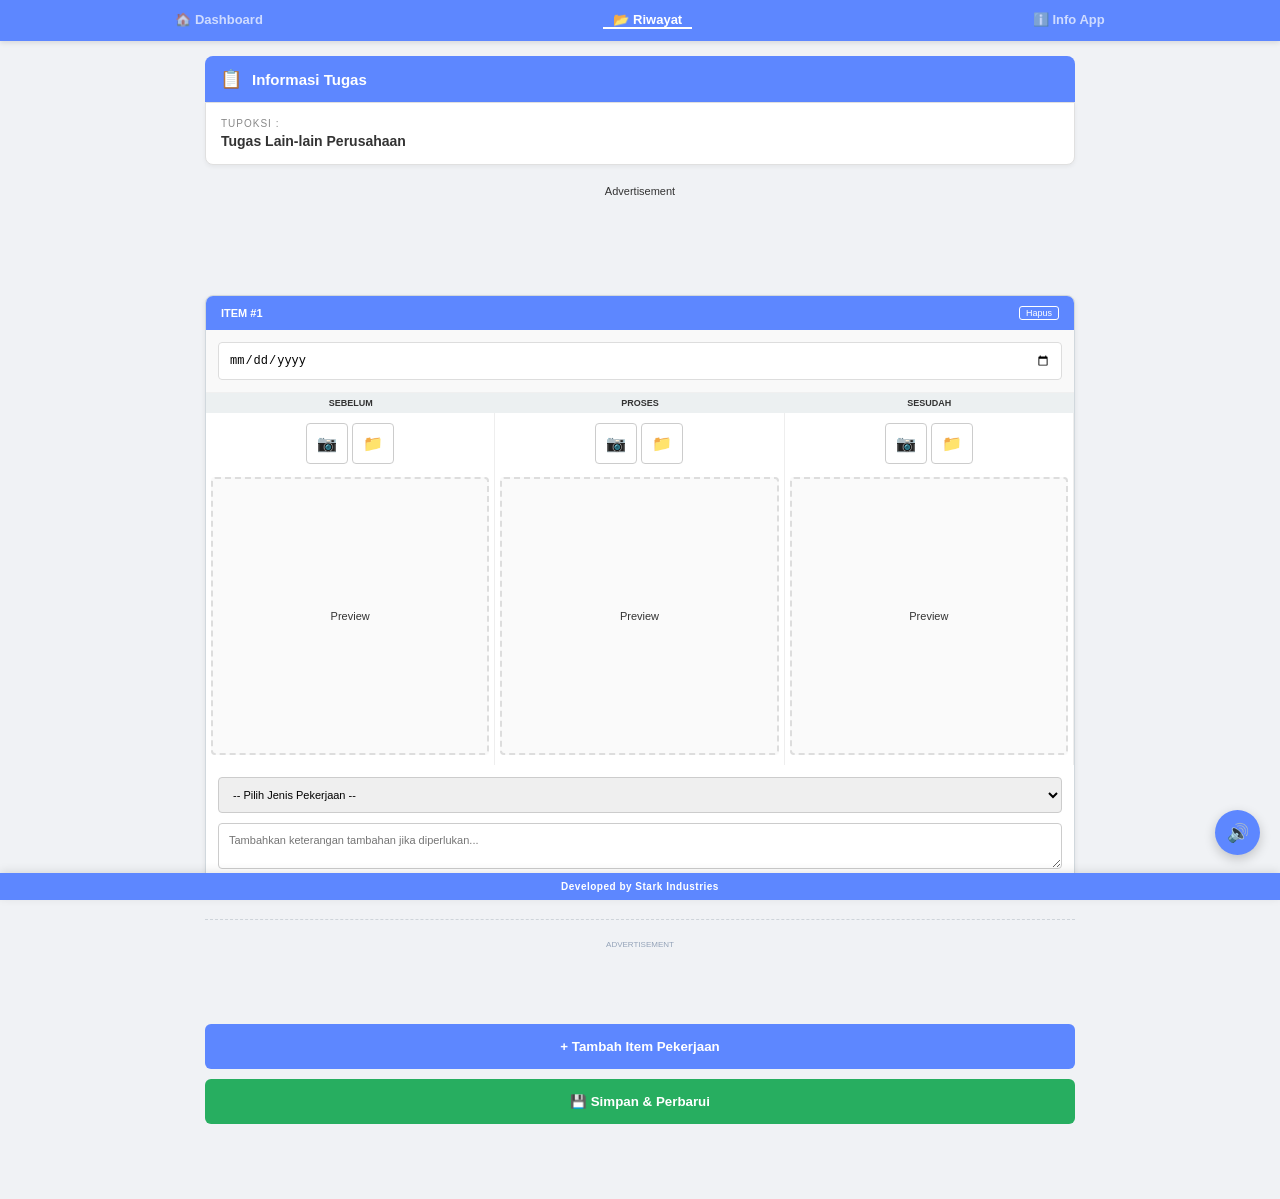
<file: pages/lapor.html>
<!DOCTYPE html>
<html lang="id">
<head>
    <link rel="icon" type="image/png" href="../assets/icons/icon-512.png">
    <meta charset="UTF-8">
    <meta name="viewport" content="width=device-width, initial-scale=1.0, maximum-scale=1.0, user-scalable=no">
    <title>Lapor Pekerjaan - Tim Distribusi</title>
    <link rel="manifest" href="../manifest.json">
    <meta name="theme-color" content="#5d87ff">
    <!-- Google AdSense -->
    <script async src="https://pagead2.googlesyndication.com/pagead/js/adsbygoogle.js?client=ca-pub-2642522351768171"
     crossorigin="anonymous"></script>
    <style>
        * { box-sizing: border-box; -webkit-print-color-adjust: exact; print-color-adjust: exact; }
        body { font-family: 'Segoe UI', Roboto, sans-serif; margin: 0; background-color: #f0f2f5; color: #333; font-size: 11px; padding-bottom: 60px;}
        .navbar { display: flex; justify-content: space-around; background: #5d87ff; padding: 12px 0; position: sticky; top: 0; z-index: 999; box-shadow: 0 2px 5px rgba(0,0,0,0.1); }
        .navbar a { color: white; text-decoration: none; font-weight: bold; font-size: 13px; opacity: 0.7; padding: 0 10px; }
        .navbar a.active { opacity: 1; border-bottom: 2px solid #fff; }
        .container { width: 100%; max-width: 900px; margin: auto; padding: 15px; }

        #edit-banner { display: none; background: #e67e22; color: white; padding: 12px; border-radius: 6px; margin-bottom: 15px; text-align: center; font-weight: bold; }

        .info-header { background: #5d87ff; color: white; padding: 12px 15px; border-radius: 8px 8px 0 0; display: flex; align-items: center; gap: 10px; }
        .info-body { background: white; padding: 15px; border-radius: 0 0 8px 8px; margin-bottom: 20px; border: 1px solid #e0e0e0; box-shadow: 0 2px 4px rgba(0,0,0,0.05); }
        .tupoksi-title { font-size: 10px; color: #888; text-transform: uppercase; letter-spacing: 1px; margin-bottom: 4px; display: block; }
        .tupoksi-val { font-size: 14px; font-weight: 700; color: #333; display: block; }

        .job-item { background: white; border: 1px solid #d1d8dd; border-radius: 8px; margin-bottom: 25px; overflow: hidden; box-shadow: 0 2px 5px rgba(0,0,0,0.08); }
        .header-main { padding: 10px 15px; background: #5d87ff; color: #fff; font-weight: bold; display: flex; justify-content: space-between; align-items: center; }
        
        .date-section { padding: 12px; background: #f9f9f9; border-bottom: 1px solid #f0f0f0; }
        .date-input { width: 100%; padding: 10px; border: 1px solid #ddd; border-radius: 4px; font-size: 12px; }

        .grid-header { display: grid; grid-template-columns: 1fr 1fr 1fr; text-align: center; background: #ecf0f1; font-size: 9px; font-weight: bold; padding: 5px 0; }
        .grid-content { display: grid; grid-template-columns: 1fr 1fr 1fr; }
        .column { padding: 10px 5px; border-right: 1px solid #eee; display: flex; flex-direction: column; align-items: center; }
        .image-preview { width: 100%; aspect-ratio: 1/1; border: 2px dashed #ddd; border-radius: 4px; display: flex; justify-content: center; align-items: center; background: #fafafa; overflow: hidden; margin-top: 5px; }
        .image-preview img { width: 100%; height: 100%; object-fit: contain; }
        
        .btn-photo { padding: 10px; font-size: 16px; border: 1px solid #ccc; border-radius: 4px; cursor: pointer; background: white; }
        .photo-actions { display: flex; gap: 4px; margin-bottom: 8px; }

        .footer-section { padding: 12px; }
        .footer-section select, .footer-section textarea { width: 100%; padding: 10px; border: 1px solid #ccc; font-size: 11px; border-radius: 4px; margin-bottom: 10px; font-family: inherit; }

        .actions { display: flex; flex-direction: column; gap: 10px; margin-top: 20px; }
        .btn-add { background: #5d87ff; color: white; padding: 15px; border: none; border-radius: 6px; font-weight: bold; cursor: pointer; }
        .btn-save { background: #27ae60; color: white; padding: 15px; border: none; border-radius: 6px; font-weight: bold; cursor: pointer; }

        #cam-modal { display: none; position: fixed; z-index: 9999; left: 0; top: 0; width: 100%; height: 100%; background: #000; }
        #cam-video { width: 100%; height: 100%; object-fit: cover; }
        .cam-controls { position: absolute; bottom: 30px; width: 100%; display: flex; justify-content: space-around; align-items: center; }
        .btn-shutter { width: 75px; height: 75px; background: white; border-radius: 50%; border: 6px solid #ccc; }
        #cam-status { position: absolute; top: 20px; width: 100%; text-align: center; color: white; font-size: 12px; text-shadow: 1px 1px 2px #000; padding: 0 20px; }

        .btn-mute-float {
            position: fixed;
            bottom: 45px; /* Lower than before, above slim footer */
            right: 20px;
            z-index: 1001;
            width: 45px;
            height: 45px;
            border-radius: 50%;
            border: none;
            background: #5d87ff;
            color: white;
            box-shadow: 0 4px 12px rgba(0,0,0,0.2);
            font-size: 18px;
            display: flex;
            justify-content: center;
            align-items: center;
            transition: all 0.3s ease;
            cursor: pointer;
        }
        .btn-mute-float.muted {
            background: #94a3b8;
        }

        .developer-info {
            font-size: 10px;
            color: white;
            text-align: center;
            font-weight: 600;
            letter-spacing: 0.5px;
            padding: 8px;
        }
        .sticky-footer-slim {
            position: fixed;
            bottom: 0;
            left: 0;
            width: 100%;
            background: #5d87ff;
            box-shadow: 0 -2px 10px rgba(0,0,0,0.1);
            z-index: 1000;
        }
    </style>
</head>
<body>

<nav class="navbar">
    <a href="../index.html">🏠 Dashboard</a>
    <a href="tampildata.html" class="active">📂 Riwayat</a>
    <a href="info.html">ℹ️ Info App</a>
</nav>

<div class="container">
    <div id="edit-banner">
        ⚠️ MODE EDIT AKTIF <br>
        <button onclick="cancelEdit()" style="margin-top:5px; padding:5px; cursor:pointer; border:none; border-radius:4px;">Batal & Buat Baru</button>
    </div>

    <div class="info-header">
        <span style="font-size: 18px;">📋</span>
        <div style="font-weight: bold; font-size: 15px;">Informasi Tugas</div>
    </div>
    <div class="info-body">
        <span class="tupoksi-title">Tupoksi :</span>
        <span class="tupoksi-val">Melaksanakan tugas sesuai dengan SOP</span>
    </div>

    <!-- Header Ad -->
    <div style="margin-bottom: 20px; min-height: 90px; display: flex; flex-direction: column; align-items: center;">
        <span class="ad-label">Advertisement</span>
        <ins class="adsbygoogle"
             style="display:block"
             data-ad-client="ca-pub-2642522351768171"
             data-ad-slot="7918954512"
             data-ad-format="auto"
             data-full-width-responsive="true"></ins>
        <script>
             (adsbygoogle = window.adsbygoogle || []).push({});
        </script>
    </div>

    <div id="job-container"></div>

    <!-- Inline Footer Ad (End of Jobs) -->
    <div style="margin-top: 25px; margin-bottom: 20px; display: flex; flex-direction: column; align-items: center; border-top: 1px dashed #ced4da; padding-top: 20px;">
        <span class="ad-label" style="font-size: 8px; color: #94a3b8; text-transform: uppercase; margin-bottom: 5px;">Advertisement</span>
        <ins class="adsbygoogle"
             style="display:inline-block;width:320px;height:50px"
             data-ad-client="ca-pub-2642522351768171"
             data-ad-slot="7918954512"></ins>
        <script>
             (adsbygoogle = window.adsbygoogle || []).push({});
        </script>
    </div>

    <div class="actions">
        <button class="btn-add" onclick="addNewJobItem()">+ Tambah Item Pekerjaan</button>
        <button class="btn-save" onclick="saveToHistory()">💾 Simpan & Perbarui</button>
    </div>
</div>

<button id="jarvis-mute-toggle" class="btn-mute-float" onclick="toggleJarvisMute()">🔊</button>

<div id="cam-modal">
    <div id="cam-status">🛰️ Mencari GPS...</div>
    <video id="cam-video" autoplay playsinline muted></video>
    <div class="cam-controls">
        <button onclick="closeCamera()" style="color:white; background:none; border:none; font-weight:bold;">BATAL</button>
        <button class="btn-shutter" id="shutter-btn" onclick="capturePhotoWithWatermark()" disabled></button>
        <div style="width:50px;"></div>
    </div>
</div>

<script src="../assets/js/jarvis.js"></script>
<script>
    let itemCount = 0, cameraStream = null, activePreviewId = null;
    let currentGPS = { lat: 0, lng: 0, addr: "Mencari alamat..." };
    let editContextId = localStorage.getItem('lapdok_edit_context') || null;
    // SELURUH DATA PEKERJAAN BERDASARKAN INPUT USER
    const jobData = {
        "0": {
            tupoksi: "Tugas Lain-lain Perusahaan",
            indikators: [
                "Mengangkat peralatan mesin seperti pompa, peralatan kelistrikan, dan generator set (pegawai Laki-laki)",
                "Membendung sungai di musim kemarau (pegawai Laki-laki)",
                "Penggantian Meter Air pelanggan yang tidak normal secara massal (pegawai Laki-laki)",
                "Pemasangan SR baru secara massal apabila sedang banyak permintaan (pegawai Laki-laki)",
                "Rehabilitasi IPA, Intake dan Jaringan Perpipaan yang terkena longsor atau pekerjaan urgensi lainnya",
                "Pekerjaan konstruksi, bangunan, dll (pegawai Laki-laki)",
                "Hal-hal teknis kegiatan/pekerjaan Perusahaan atau Pemda (pegawai Laki-laki)",
                "Penagihan untuk menekan piutang (pegawai perempuan)",
                "Pencarian Pendaftaran SR baru untuk pemenuhan target perusahaan atas pertumbuhan pelanggan dan perluasan cakupan pelayanan (pegawai Perempuan)",
                "Acara pameran (semua Pegawai)",
                "Pengawasan sambungan ilegal/pencurian air (semua pegawai)",
                "Mewakili perusahaan pada acara seni, budaya, dan olahraga (semua pegawai)",
                "Mewakili perusahaan pada acara keagamaan (semua pegawai)",
                "Penugasan menyetir kendaraan untuk mengganti sopir direktur, mobil tangki, dll yang sedang cuti/sakit/resign",
                "Penugasan tugas lainnya berkaitan dengan operasional perusahaan"
            ]
        },
        "1": {
            tupoksi: "Penanganan Aduan Pelanggan melalui SIMPEL & Website sesuai SOP",
            indikators: [
                "Melaksanakan penanganan aduan berdasarkan data dari SIMPEL",
                "Proaktif memberi saran/solusi kepada pelanggan untuk bekerjasama melaksanakan saran agar masalah/kendala yang dikeluhkan terselesaikan secara permanen",
                "Dapat menugaskan diri sendiri atas aduan yang langsung diterima dengan menginput melalui menu pengaduan di website perusahaan"
            ]
        },
        "2": {
            tupoksi: "Melaksanakan Tupoksi sesuai dengan SOP",
            indikators: [
                "Membuat dan mengatur dan distribusi air keseluruh wilayah pelayanan yang telah ditetapkan",
                "Melaksanakan distribusi air ke pelanggan secara merata dan kontinu sesuai jadwal yang telah ditentukan",
                "Mengatur dan menyelenggarakan fungsi-fungsi valve (buka-tutup), air valve (pembuangan tekanan udara dalam pip) dan wash out (pengurasan) pada jaringan pipa transmisi dan distribusi",
                "Melaksanakan perbaikan kebocoran pipa distribusi, jaringan sambungan rumah, dan instalasi meteran"
            ]
        },
        "3": {
            tupoksi: "Melaksanakan koordinasi dengan Sub Bidang Produksi & Sub Bidang Pengaduan",
            indikators: [
                "Melaksanakan koordinasi dengan Sub Bidang Produksi untuk kelancaran suplai air dan pelayanan",
                "Menindaklanjuti aduan pelanggan dari Bidang Hubungan Langganan melalui SIMPEL"
            ]
        },
        "4": {
            tupoksi: "Melaksanakan tugas lain dari atasan",
            indikators: [
                "Membantu pengangkatan Pompa Air baku, Pompa Transfer/Distribusi, Pompa Booster, Pompa Dosing",
                "Membantu mengangkat material teknik atau permesinan yang berat",
                "Membantu tim produksi pembersihan sumbatan intake/sumur",
                "Membantu pada material berat kelistrikan",
                "Membantu penanganan pekerjaan darurat atau pekerjaan yang membutuhkan kecepatan",
                "Membantu membendung sungai di musim kemarau",
                "Membantu pekerjaan keahlian seperti pengelasan dan pengoperasian mesin",
                "Tugas perusahaan lainnya yang membutuhkan banyak tenaga"
            ]
        }
    };

    // Deteksi ID dari URL
    const urlParams = new URLSearchParams(window.location.search);
    const currentJobId = urlParams.get('id') || "0";
    const currentJob = jobData[currentJobId] || jobData["0"];

    function refreshItemLabels() {
        const items = document.querySelectorAll('.job-item');
        items.forEach((item, index) => {
            const label = item.querySelector('.header-main span');
            if (label) label.innerText = `ITEM #${index + 1}`;
        });
        saveDraft();
    }

    function toggleJarvisMute() {
        const isMuted = Jarvis.toggleMute();
        const btn = document.getElementById('jarvis-mute-toggle');
        btn.innerText = isMuted ? "🔇" : "🔊";
        btn.classList.toggle('muted', isMuted);
    }

    function addNewJobItem(suppressVoice = false) {
        itemCount++;
        const container = document.getElementById('job-container');
        const html = `
            <div class="job-item" id="item-${itemCount}">
                <div class="header-main">
                    <span>ITEM #0</span>
                    <button onclick="this.closest('.job-item').remove(); refreshItemLabels();" style="background:none; border:1px solid white; color:white; font-size:9px; border-radius:3px;">Hapus</button>
                </div>
                <div class="date-section">
                    <input type="date" class="date-input" id="date-in-${itemCount}" onchange="saveDraft(); if(this.value) Jarvis.say('Tanggal set. Foto sebelum?')" onfocus="Jarvis.say('Pilih tanggal.')">
                </div>
                <div class="grid-header"><div>SEBELUM</div><div>PROSES</div><div>SESUDAH</div></div>
                <div class="grid-content">
                    ${[1,2,3].map(i => `
                        <div class="column">
                            <div class="photo-actions">
                                <button class="btn-photo" onclick="openCustomCamera('p${i}-${itemCount}')">📷</button>
                                <button class="btn-photo" onclick="document.getElementById('gal-${i}-${itemCount}').click()">📁</button>
                            </div>
                            <input type="file" id="gal-${i}-${itemCount}" accept="image/*" style="display:none" onchange="processGalleryImg(this, 'p${i}-${itemCount}')">
                            <div class="image-preview" id="p${i}-${itemCount}"><span>Preview</span></div>
                        </div>`).join('')}
                </div>
                <div class="footer-section">
                    <select id="sel-${itemCount}" onchange="saveDraft(); if(this.value) Jarvis.say('Indikator set. Ada keterangan?')" onfocus="Jarvis.say('Pilih indikator.')">
                        <option value="">-- Pilih Jenis Pekerjaan --</option>
                        ${currentJob.indicators ? currentJob.indicators.map(o => `<option value="${o}">${o}</option>`).join('') : currentJob.indikators.map(o => `<option value="${o}">${o}</option>`).join('')}
                    </select>
                    <textarea id="ta-${itemCount}" oninput="saveDraft()" onblur="if(this.value) Jarvis.say('Siap. Klik simpan.')" onfocus="Jarvis.say('Isi keterangan.')" placeholder="Tambahkan keterangan tambahan jika diperlukan..."></textarea>
                </div>
            </div>`;
        container.insertAdjacentHTML('beforeend', html);
        refreshItemLabels();
        
        if (!suppressVoice && sessionStorage.getItem('jarvis_activated') === 'true') {
            const currentCount = document.querySelectorAll('.job-item').length;
            Jarvis.say(`Item ${currentCount}.`);
        }
    }

    async function getAddress(lat, lng) {
        try {
            const res = await fetch(`https://nominatim.openstreetmap.org/reverse?format=json&lat=${lat}&lon=${lng}`);
            const data = await res.json();
            currentGPS.addr = data.display_name;
        } catch(e) { 
            currentGPS.addr = `Koordinat: ${lat.toFixed(6)}, ${lng.toFixed(6)}`; 
        }
    }

    function getGPSLocation() {
        if (!("geolocation" in navigator)) return;
        
        // Ambil dari cache jika ada
        const lat = sessionStorage.getItem('last_lat');
        const lng = sessionStorage.getItem('last_lng');
        const addr = sessionStorage.getItem('last_addr');
        if (lat && lng) {
            currentGPS.lat = parseFloat(lat);
            currentGPS.lng = parseFloat(lng);
            if (addr) currentGPS.addr = addr; 
            else getAddress(currentGPS.lat, currentGPS.lng); // Cari jika alamat belum ada di cache

            const statusEl = document.getElementById('cam-status');
            if (statusEl) {
                statusEl.innerText = "📍 GPS Terkunci";
                document.getElementById('shutter-btn').disabled = false;
            }
            return;
        }

        navigator.geolocation.getCurrentPosition(async (pos) => {
            currentGPS.lat = pos.coords.latitude; 
            currentGPS.lng = pos.coords.longitude;
            sessionStorage.setItem('last_lat', currentGPS.lat);
            sessionStorage.setItem('last_lng', currentGPS.lng);
            
            await getAddress(currentGPS.lat, currentGPS.lng);
            
            const statusEl = document.getElementById('cam-status');
            if (statusEl) {
                statusEl.innerText = "📍 GPS Terkunci";
                document.getElementById('shutter-btn').disabled = false;
            }
        }, (err) => {
            console.error("GPS Error:", err);
        }, { enableHighAccuracy: true, timeout: 5000 });
    }

    async function preWarmCamera() {
        if (!navigator.mediaDevices || !navigator.mediaDevices.getUserMedia) return;
        try {
            // Minta ijin sekali di awal sesi dan simpan stream-nya
            if (!cameraStream) {
                cameraStream = await navigator.mediaDevices.getUserMedia({ video: { facingMode: "environment" } });
                console.log("Kamera di-prewarm: Stream disimpan secara persistent");
            }
        } catch (e) {
            console.log("Pre-warm kamera gagal:", e);
        }
    }

    async function openCustomCamera(p) { 
        activePreviewId = p; 
        document.getElementById('cam-modal').style.display = 'block';
        
        const video = document.getElementById('cam-video');
        try {
            if (!cameraStream) {
                cameraStream = await navigator.mediaDevices.getUserMedia({ video: { facingMode: "environment" } });
            }
            video.srcObject = cameraStream;
            video.play();
        } catch (e) {
            alert("Gagal mengakses kamera: " + e);
        }

        if (currentGPS.lat !== 0) {
            document.getElementById('cam-status').innerText = "📍 GPS Terkunci";
            document.getElementById('shutter-btn').disabled = false;
        } else {
            document.getElementById('cam-status').innerText = "🛰️ Mencari GPS... Mohon tunggu.";
            document.getElementById('shutter-btn').disabled = true;
            getGPSLocation();
        }
    }

    async function capturePhotoWithWatermark() {
        const video = document.getElementById('cam-video');
        const canvas = document.createElement('canvas');
        canvas.width = 1080; canvas.height = 1080;
        const ctx = canvas.getContext('2d');

        const size = Math.min(video.videoWidth, video.videoHeight);
        ctx.drawImage(video, (video.videoWidth - size) / 2, (video.videoHeight - size) / 2, size, size, 0, 0, 1080, 1080);

        // Map Satelit (l=sat,skl)
        const mapUrl = `https://static-maps.yandex.ru/1.x/?ll=${currentGPS.lng},${currentGPS.lat}&z=16&l=sat,skl&size=450,450&pt=${currentGPS.lng},${currentGPS.lat},pm2rdm`;
        const mapImg = new Image();
        mapImg.crossOrigin = "anonymous";
        mapImg.src = mapUrl;
        
        await new Promise(r => mapImg.onload = r);
        
        ctx.strokeStyle = "white";
        ctx.lineWidth = 10;
        ctx.strokeRect(30, 30, 260, 260);
        ctx.drawImage(mapImg, 35, 35, 250, 250);

        const grad = ctx.createLinearGradient(0, 780, 0, 1080);
        grad.addColorStop(0, "rgba(0,0,0,0)");
        grad.addColorStop(1, "rgba(0,0,0,0.95)");
        ctx.fillStyle = grad;
        ctx.fillRect(0, 780, 1080, 300);

        const now = new Date();
        const timeStr = now.getHours().toString().padStart(2, '0') + ":" + now.getMinutes().toString().padStart(2, '0');
        const dateStr = now.toLocaleDateString('id-ID', { day: '2-digit', month: 'long', year: 'numeric' });
        const dayStr = now.toLocaleDateString('id-ID', { weekday: 'long' });

        ctx.shadowColor = "rgba(0,0,0,0.8)";
        ctx.shadowBlur = 8;
        ctx.fillStyle = "#5d87ff";
        ctx.font = "bold 38px Arial";
        ctx.fillText("TIM DISTRIBUSI", 50, 830);
        ctx.fillStyle = "white";
        ctx.font = "bold 125px Arial";
        ctx.fillText(timeStr, 50, 935);
        ctx.font = "bold 38px Arial";
        ctx.fillText(dateStr, 385, 885);
        ctx.font = "34px Arial";
        ctx.fillText(dayStr, 385, 930);
        ctx.font = "bold 24px Arial";
        ctx.fillText(`Lat: ${currentGPS.lat.toFixed(6)}  |  Lng: ${currentGPS.lng.toFixed(6)}`, 385, 965);
        ctx.font = "24px Arial";
        
        let words = currentGPS.addr.split(' '), line = '', y = 985;
        for(let n=0; n<words.length; n++){
            let testLine = line + words[n] + ' ';
            if(ctx.measureText(testLine).width > 980){ ctx.fillText(line, 50, y); line = words[n] + ' '; y += 35; }
            else { line = testLine; }
        }
        ctx.fillText(line, 50, y);

        document.getElementById(activePreviewId).innerHTML = `<img src="${canvas.toDataURL('image/jpeg', 0.8)}">`;
        
        // Sequential voice guidance for photos
        if (activePreviewId.startsWith('p1')) Jarvis.say("Sebelum OK. Foto PROSES?");
        else if (activePreviewId.startsWith('p2')) Jarvis.say("Proses OK. Foto SESUDAH?");
        else if (activePreviewId.startsWith('p3')) Jarvis.say("Foto lengkap. Pilih indikator.");
        else Jarvis.say("Foto OK.");

        saveDraft(); closeCamera();
    }

    function processGalleryImg(input, p) {
        const file = input.files[0]; if(!file) return;
        const reader = new FileReader();
        reader.onload = (e) => {
            const img = new Image();
            img.onload = () => {
                const c = document.createElement('canvas'); c.width = 1080; c.height = 1080;
                const ctx = c.getContext('2d');
                const scale = Math.max(c.width / img.width, c.height / img.height);
                const x = (c.width / 2) - (img.width / 2) * scale;
                const y = (c.height / 2) - (img.height / 2) * scale;
                ctx.drawImage(img, x, y, img.width * scale, img.height * scale);
                document.getElementById(p).innerHTML = `<img src="${c.toDataURL('image/jpeg', 0.8)}">`;
                
                // Sequential voice guidance for photos (Gallery)
                if (p.startsWith('p1')) Jarvis.say("Sebelum OK. Foto PROSES?");
                else if (p.startsWith('p2')) Jarvis.say("Proses OK. Foto SESUDAH?");
                else if (p.startsWith('p3')) Jarvis.say("Foto lengkap. Pilih indikator.");
                
                saveDraft();
            };
            img.src = e.target.result;
        };
        reader.readAsDataURL(file);
    }

    function closeCamera() { 
        const video = document.getElementById('cam-video');
        video.srcObject = null; // Detach saja agar ijin tidak lepas
        document.getElementById('cam-modal').style.display = 'none'; 
    }

    function stopCameraStream() {
        if (cameraStream) {
            cameraStream.getTracks().forEach(t => t.stop());
            cameraStream = null;
        }
    }

    function saveDraft() {
        const items = [];
        document.querySelectorAll('.job-item').forEach(item => {
            const id = item.id.split('-')[1];
            items.push({
                workDate: document.getElementById(`date-in-${id}`).value,
                p1: document.getElementById(`p1-${id}`).querySelector('img')?.src || null,
                p2: document.getElementById(`p2-${id}`).querySelector('img')?.src || null,
                p3: document.getElementById(`p3-${id}`).querySelector('img')?.src || null,
                indikator: document.getElementById(`sel-${id}`).value,
                desc: document.getElementById(`ta-${id}`).value
            });
        });
        localStorage.setItem('lapdok_draft', JSON.stringify({ jobId: currentJobId, items }));
    }

    function saveToHistory() {
        const draft = JSON.parse(localStorage.getItem('lapdok_draft') || '{}');
        const items = draft.items || [];
        
        if(!items.length || !items[0].workDate) return alert("Pilih Tanggal Pekerjaan!");
        
        let history = JSON.parse(localStorage.getItem('lapdok_history') || '[]');
        if(editContextId) history = history.filter(h => h.id !== parseFloat(editContextId));
        
        history.push({ 
            id: Date.now(), 
            timestamp: items[0].workDate, 
            data: draft // Simpan seluruh objek draf (termasuk jobId)
        });
        
        localStorage.setItem('lapdok_history', JSON.stringify(history));
        localStorage.removeItem('lapdok_draft'); 
        localStorage.removeItem('lapdok_edit_context');
        stopCameraStream(); // Matikan kamera setelah selesai
        Jarvis.say("Laporan tersimpan. Ke riwayat.");
        alert("Berhasil Disimpan!"); 
        location.href = "tampildata.html";
    }

    function cancelEdit() { 
        stopCameraStream(); // Matikan kamera jika batal
        localStorage.removeItem('lapdok_draft'); 
        localStorage.removeItem('lapdok_edit_context'); 
        window.location.reload(); 
    }

    function initMuteButtonState() {
        const btn = document.getElementById('jarvis-mute-toggle');
        if (btn) {
            btn.innerText = Jarvis.muted ? "🔇" : "🔊";
            btn.classList.toggle('muted', Jarvis.muted);
        }
    }

    window.onload = () => {
        initMuteButtonState();
        preWarmCamera(); 
        // Cek apakah Jarvis diaktifkan di Dashboard
        if (sessionStorage.getItem('jarvis_activated') === 'true') {
            Jarvis.activate();
            Jarvis.say("Pilih tanggal dulu.");
        }
        getGPSLocation(); // Kunci lokasi sejak halaman dimuat
        const saved = localStorage.getItem('lapdok_draft');
        let displayJob = currentJob;

        if(saved) {
            const parsed = JSON.parse(saved);
            const items = Array.isArray(parsed) ? parsed : (parsed.items || []);
            const savedJobId = parsed.jobId || currentJobId;
            
            // Prioritaskan JobId dari draf
            displayJob = jobData[savedJobId] || jobData["0"];
            document.querySelector('.tupoksi-val').innerText = displayJob.tupoksi;

            if(editContextId) document.getElementById('edit-banner').style.display = 'block';
            
            items.forEach((d, i) => {
                addNewJobItem(true); const id = i + 1;
                document.getElementById(`date-in-${id}`).value = d.workDate;
                
                // Update dropdown options for this specific job
                const sel = document.getElementById(`sel-${id}`);
                sel.innerHTML = `<option value="">-- Pilih Jenis Pekerjaan --</option>` + 
                                displayJob.indikators.map(o => `<option value="${o}">${o}</option>`).join('');
                
                document.getElementById(`sel-${id}`).value = d.indikator;
                document.getElementById(`ta-${id}`).value = d.desc;
                if(d.p1) document.getElementById(`p1-${id}`).innerHTML = `<img src="${d.p1}">`;
                if(d.p2) document.getElementById(`p2-${id}`).innerHTML = `<img src="${d.p2}">`;
                if(d.p3) document.getElementById(`p3-${id}`).innerHTML = `<img src="${d.p3}">`;
            });
        } else { 
            document.querySelector('.tupoksi-val').innerText = displayJob.tupoksi;
            addNewJobItem(true); 
        }
    };
</script>

<!-- Sticky Developer Info Footer -->
<div class="sticky-footer-slim">
    <div class="developer-info">
        Developed by Stark Industries
    </div>
</div>
</body>
</html>
</file>
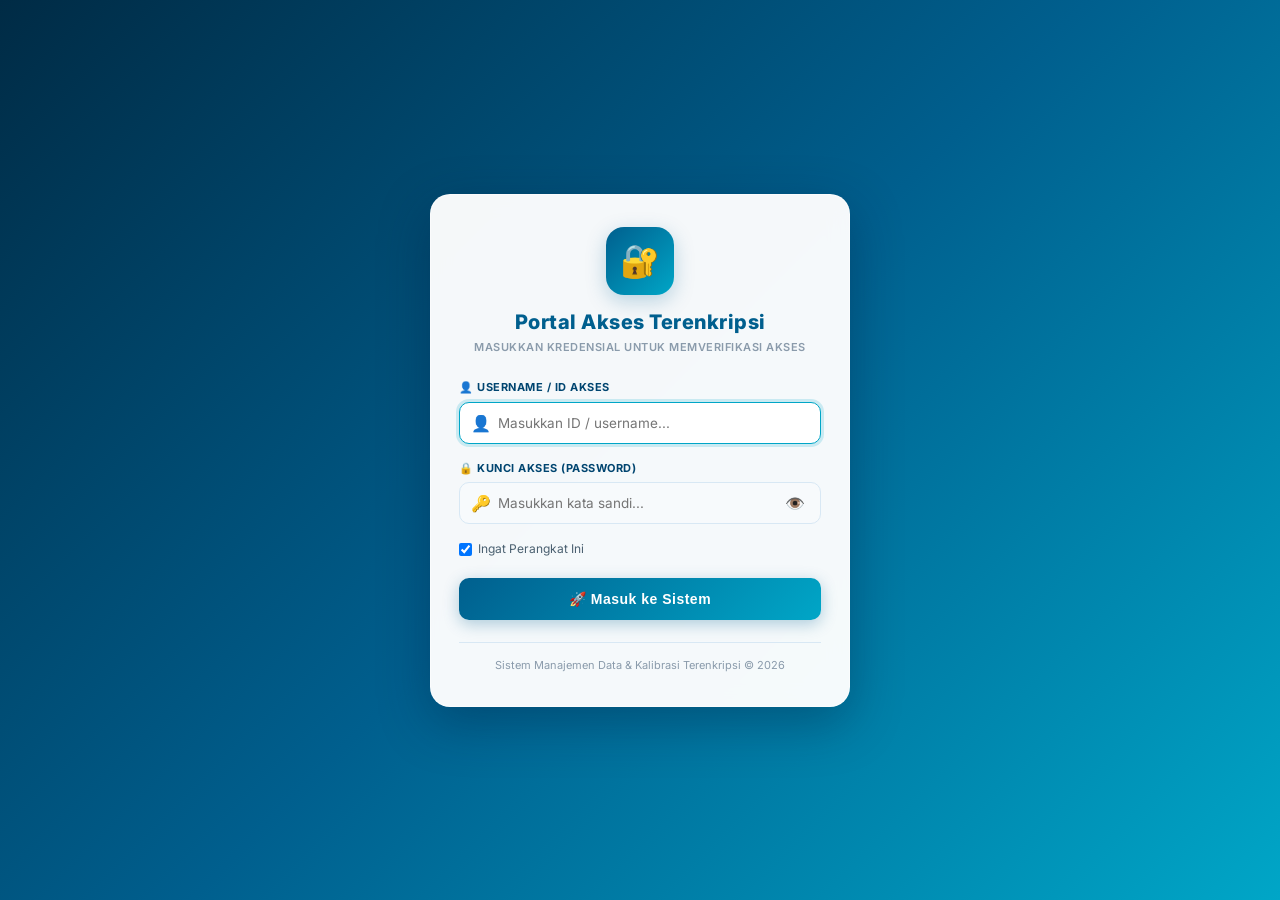
<file: pages/panduan.html>
<!DOCTYPE html>
<html lang="id">
<head>
  <meta charset="UTF-8">
  <meta name="viewport" content="width=device-width, initial-scale=1.0, maximum-scale=1.0, user-scalable=no">
  <title>Panduan Penggunaan - DIS-NRW</title>
  <meta name="theme-color" content="#005F8E">
  <link rel="stylesheet" href="../css/main.css">
  <script src="../js/auth-guard.js"></script>
</head>
<body>

<nav class="navbar">
  <div class="navbar-inner" style="display:flex; align-items:center; justify-content:space-around; width:100%;">
    <a href="../index.html"><span class="nav-icon">🏠</span> Beranda</a>
    <a href="tampildata.html"><span class="nav-icon">📂</span> Riwayat</a>
    <a href="javascript:void(0)" onclick="logoutUser()" title="Keluar Akun"><span class="nav-icon">🚪</span> Keluar</a>
  </div>
</nav>

<div class="app-header" style="padding:18px 20px 16px;">
  <div class="header-title" style="font-size:18px;">📖 Panduan Penggunaan DIS-NRW</div>
  <div class="header-sub">Tata Cara Pengisian, Dokumentasi & Standar Teknis</div>
</div>

<div class="container" style="padding-top:14px; padding-bottom:30px;">

  <!-- 1. STANDAR FOTO BERDASARKAN JENIS PEKERJAAN -->
  <div class="job-item" style="padding:16px; margin-bottom:14px;">
    <h3 style="color:var(--primary); margin-bottom:10px; font-size:14.5px;">1. Standar Foto Sesuai Jenis Pekerjaan</h3>
    <ul style="padding-left:18px; font-size:12px; color:var(--text2); line-height:1.8;">
      <li><strong>🎖️ Apel Pagi / Rapat:</strong> Wajib 1 foto selfie/barisan apel. Hasil cetak berformat 1 foto ukuran penuh (*Full-Width*).</li>
      <li><strong>🔧 Uji Tekanan Air Pada SR:</strong> Wajib 5 foto manometer (3 foto uji rentang jarak: Terdekat, Menengah, Terjauh; dan 2 foto uji elevasi: Terendah dan Tertinggi) dengan target &gt; 0,7 Bar.</li>
      <li><strong>🔩 Buka Tutup Valve:</strong> Foto dinamis (*unlimited*) untuk merekam posisi dan jumlah putaran katup/valve box di jaringan pipa.</li>
      <li><strong>🚰 Perbaikan Kebocoran Pipa:</strong> Wajib 3 foto bertahap (Sebelum galian, Proses pengerjaan/pemasangan material, dan Sesudah tuntas diperbaiki).</li>
      <li><strong>📋 Tugas Lain-lain:</strong> Wajib 3 foto bertahap (Sebelum, Proses, Sesudah) dilengkapi pemilihan kategori tugas penugasan.</li>
    </ul>
  </div>

  <!-- 2. FITUR KAMERA & ROTASI OTOMATIS -->
  <div class="job-item" style="padding:16px; margin-bottom:14px;">
    <h3 style="color:var(--primary); margin-bottom:10px; font-size:14.5px;">2. Fitur Kamera Presisi & Rotasi Layar</h3>
    <ul style="padding-left:18px; font-size:12px; color:var(--text2); line-height:1.8;">
      <li><strong>Tampilan Penuh (WYSIWYG):</strong> Layar bidik kamera menampilkan 100% bidang pandang tanpa pemotongan (*no-cropping*), sehingga apa yang Anda lihat di layar adalah foto yang tersimpan persis di PDF.</li>
      <li><strong>Rotasi Otomatis (Tegak / Miring):</strong> Mendukung pemotretan posisi tegak (*portrait*) maupun miring (*landscape*). Saat HP dimiringkan, tombol jepret otomatis berpindah ke samping kanan untuk kenyamanan ibu jari.</li>
      <li><strong>Kamera Depan Cermin (Selfie):</strong> Kamera depan otomatis dicerminkan seperti cermin alami tanpa membalik tulisan watermark.</li>
    </ul>
  </div>

  <!-- 3. KUSTOMISASI GPS & KETINGGIAN ELEVASI -->
  <div class="job-item" style="padding:16px; margin-bottom:14px;">
    <h3 style="color:var(--primary); margin-bottom:10px; font-size:14.5px;">3. Penyesuaian GPS Manual & Elevasi (mdpl)</h3>
    <ul style="padding-left:18px; font-size:12px; color:var(--text2); line-height:1.8;">
      <li><strong>Penentuan Lokasi Manual via Peta:</strong> Jika sinyal GPS lemah atau berada di dalam ruangan/gedung, tekan tombol <strong>📍 Peta</strong> pada layar kamera untuk memilih koordinat secara tepat.</li>
      <li><strong>Opsi "Gunakan Lokasi Sama":</strong> Untuk pemotretan beruntun pada titik kerja yang sama (seperti foto Proses dan Sesudah), cukup centang kotak pilihan tanpa perlu mengambil koordinat ulang.</li>
      <li><strong>Perekaman Ketinggian Otomatis:</strong> Aplikasi otomatis mendeteksi ketinggian elevasi topografi (mdpl) untuk keperluan analisis hidrolika tekanan air.</li>
    </ul>
  </div>

  <!-- 4. CETAK & EKSPOR PDF -->
  <div class="job-item" style="padding:16px; margin-bottom:14px;">
    <h3 style="color:var(--primary); margin-bottom:10px; font-size:14.5px;">4. Cetak PDF & Kesiapan Pemeriksaan</h3>
    <p style="font-size:12px; color:var(--text2); line-height:1.7; margin-bottom:8px;">
      Buka menu <strong>📂 Riwayat Laporan</strong>, pilih laporan, lalu tekan tombol <strong>🖨️ Cetak PDF</strong>. Dokumen diformat rapi standar A4 dengan analisis spasial lengkap:
    </p>
    <ul style="padding-left:18px; font-size:11.5px; color:var(--text2); line-height:1.7;">
      <li><strong>Pemisahan Bidang Analisis:</strong> Analisis jarak jangkauan pipa dan analisis beda tinggi hidrolika disajikan di tabel masing-masing secara terpisah.</li>
      <li><strong>Peta Satelit Adaptif:</strong> Menampilkan citra satelit rute tracking otomatis yang di-zoom secara presisi.</li>
    </ul>
  </div>

  <div style="text-align:center; margin-top:20px;">
    <a href="../index.html" class="btn-primary" style="display:inline-flex; text-decoration:none; padding:12px 26px;">← Kembali ke Beranda</a>
  </div>

</div>

<!-- Footer Navigasi -->
<div style="text-align:center; padding:20px 16px; font-size:11px; color:var(--text3);">
  <div style="margin-bottom:6px;">
    <a href="panduan.html" style="color:var(--primary); text-decoration:none; margin:0 8px; font-weight:700;">Panduan</a>
    <a href="pertanggungjawaban.html" style="color:var(--primary); text-decoration:none; margin:0 8px;">Standar Pemeriksaan</a>
    <a href="privacy.html" style="color:var(--primary); text-decoration:none; margin:0 8px;">Privasi</a>
  </div>
  DIS-NRW · Sistem Dokumentasi Terpadu & Terverifikasi
</div>

</body>
</html>
</file>
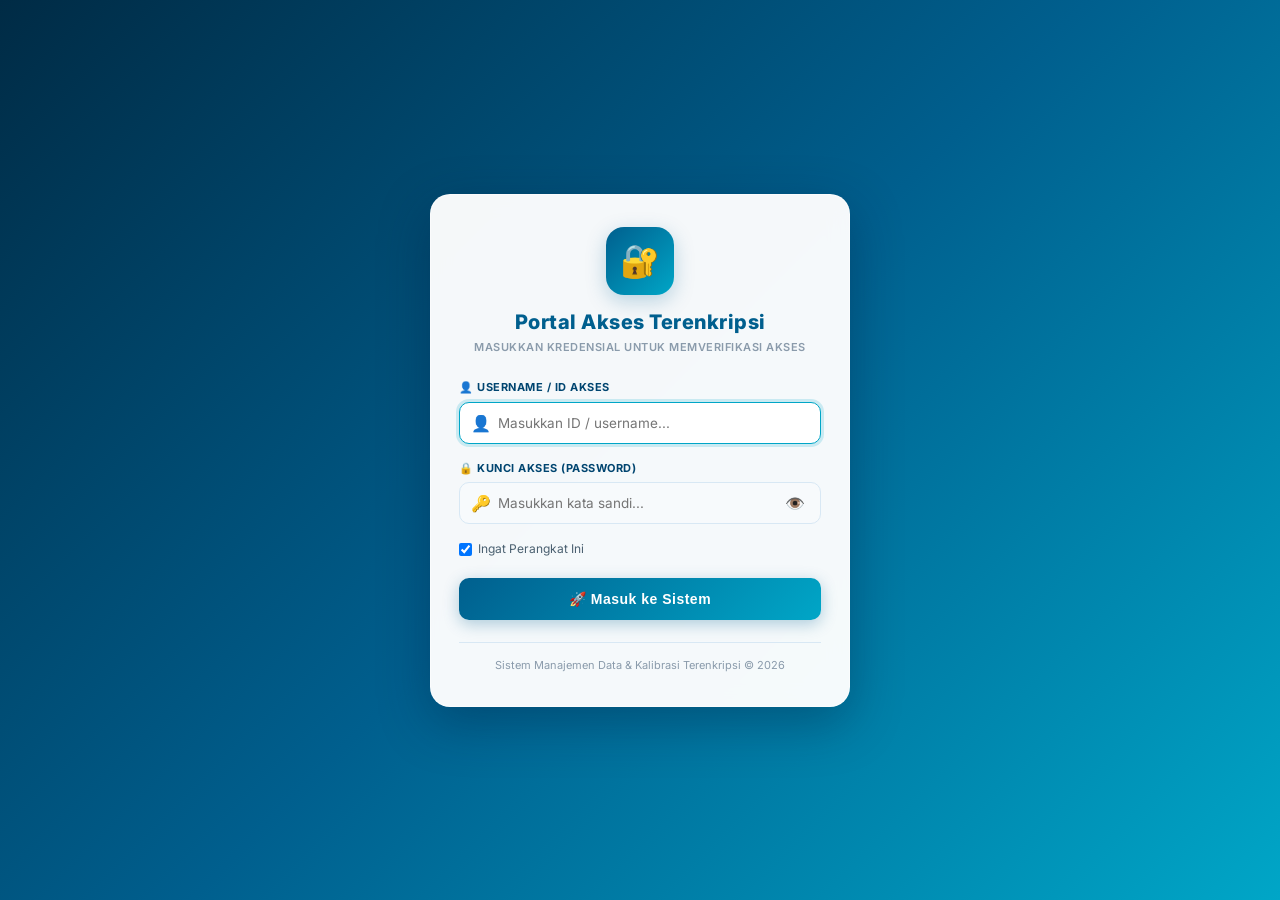
<file: pages/pertanggungjawaban.html>
<!DOCTYPE html>
<html lang="id">
<head>
  <meta charset="UTF-8">
  <meta name="viewport" content="width=device-width, initial-scale=1.0, maximum-scale=1.0, user-scalable=no">
  <title>Keabsahan & Standar Pemeriksaan - DIS-NRW</title>
  <meta name="theme-color" content="#005F8E">
  <link rel="stylesheet" href="../css/main.css">
  <script src="../js/auth-guard.js"></script>
</head>
<body>

<nav class="navbar">
  <div class="navbar-inner" style="display:flex; align-items:center; justify-content:space-around; width:100%;">
    <a href="../index.html"><span class="nav-icon">🏠</span> Beranda</a>
    <a href="tampildata.html"><span class="nav-icon">📂</span> Riwayat</a>
    <a href="javascript:void(0)" onclick="logoutUser()" title="Keluar Akun"><span class="nav-icon">🚪</span> Keluar</a>
  </div>
</nav>

<div class="app-header" style="padding:18px 20px 16px;">
  <div class="header-title" style="font-size:18px;">🛡️ Keabsahan & Standar Pemeriksaan</div>
  <div class="header-sub">Dasar Ilmiah, Geospasial, dan Pembuktian Data Lapangan</div>
</div>

<div class="container" style="padding-top:14px; padding-bottom:30px;">

  <!-- KOTAK PERNYATAAN RESMI -->
  <div style="background:linear-gradient(135deg, #005F8E 0%, #0284C7 100%); color:white; border-radius:var(--radius); padding:16px 18px; margin-bottom:16px; box-shadow:0 4px 14px rgba(0,95,142,0.3);">
    <div style="font-size:14px; font-weight:800; margin-bottom:6px; letter-spacing:0.3px;">📜 Pernyataan Keabsahan Data Teknis</div>
    <p style="font-size:12px; line-height:1.7; opacity:0.95; margin:0;">
      Seluruh data rekaman kinerja lapangan dan parameter teknis yang dihasilkan ke dalam dokumen PDF dibangun di atas metodologi geospasial internasional, model elevasi digital global, serta sistem perekaman digital berstempel waktu nyata yang independen. Seluruh data dapat diuji dan diverifikasi kembali kapan saja untuk keperluan <strong>Pemeriksaan</strong>.
    </p>
  </div>

  <!-- 1. STANDAR PERHITUNGAN JARAK -->
  <div class="job-item" style="padding:16px; margin-bottom:14px;">
    <h3 style="color:var(--primary); margin-bottom:10px; font-size:14px; display:flex; align-items:center; gap:8px;">
      <span>📏</span> 1. Standar Geospasial Jarak (Formula Haversine WGS-84)
    </h3>
    <p style="font-size:12px; color:var(--text2); line-height:1.7; margin-bottom:8px;">
      Perhitungan jarak antar-titik koordinat menggunakan <strong>Formula Haversine</strong> berbasis model ellipsoid bumi <strong>WGS-84 (World Geodetic System 1984)</strong> dengan radius bumi rata-rata <strong>6.371.008,8 meter</strong>.
    </p>
    <div style="background:#F1F5F9; border-left:3px solid var(--primary); padding:8px 12px; font-size:11.5px; color:#334155; line-height:1.6; border-radius:0 6px 6px 0; margin-bottom:8px;">
      <strong>Metode Baku:</strong> Formula yang sama digunakan oleh perangkat lunak pemetaan profesional seperti <em>ESRI ArcGIS, QGIS, dan Google Earth</em>.
    </div>
    <ul style="padding-left:18px; font-size:11.5px; color:var(--text2); line-height:1.7;">
      <li><strong>Presisi Koordinat:</strong> Menggunakan format desimal 6 angka di belakang koma dengan tingkat ketelitian hingga ± 0,11 meter.</li>
      <li><strong>Dapat Diuji Ulang:</strong> Tim pemeriksa dapat memasukkan koordinat ke aplikasi pemetaan independen mana pun dan akan memperoleh hasil jarak yang identik.</li>
    </ul>
  </div>

  <!-- 2. STANDAR ELEVASI & HIDROLIKA -->
  <div class="job-item" style="padding:16px; margin-bottom:14px;">
    <h3 style="color:var(--primary); margin-bottom:10px; font-size:14px; display:flex; align-items:center; gap:8px;">
      <span>🏔️</span> 2. Standar Ketinggian Topografi & Hidrolika Elevasi
    </h3>
    <p style="font-size:12px; color:var(--text2); line-height:1.7; margin-bottom:8px;">
      Data ketinggian (mdpl) diperoleh melalui integrasi <strong>Digital Elevation Model (DEM) resolusi 30 meter</strong> (berstandar satelit global SRTM) yang dikombinasikan dengan sensor ketinggian GNSS perangkat.
    </p>
    <div style="background:#F0FDF4; border:1px solid #86EFAC; padding:10px 12px; border-radius:8px; margin-bottom:8px;">
      <div style="font-size:11.5px; font-weight:700; color:#166534; margin-bottom:4px;">Kesesuaian Hukum Fisika Hidrolika:</div>
      <div style="font-size:11px; color:#14532D; line-height:1.6;">
        Dalam distribusi air pipa tertutup, perbedaan elevasi (&Delta;h) secara alami menentukan <strong>Tekanan Statis Air</strong>:
        <div style="font-weight:800; font-size:12px; margin:4px 0; color:#0F766E;">&Delta;P = &rho; &times; g &times; &Delta;h &nbsp;&nbsp;(&asymp; 10 meter beda tinggi = &plusmn; 1 Bar)</div>
        Data elevasi ini membuktikan secara ilmiah mengapa tekanan air di titik terendah (lembah/sungai) lebih tinggi dibandingkan titik tertinggi (bukit).
      </div>
    </div>
  </div>

  <!-- 3. PEMISAHAN BIDANG ANALISIS -->
  <div class="job-item" style="padding:16px; margin-bottom:14px;">
    <h3 style="color:var(--primary); margin-bottom:10px; font-size:14px; display:flex; align-items:center; gap:8px;">
      <span>⚖️</span> 3. Pemisahan Mandiri Dua Bidang Analisis
    </h3>
    <p style="font-size:12px; color:var(--text2); line-height:1.7; margin-bottom:8px;">
      Aplikasi memisahkan perhitungan ke dalam dua domain independen agar tidak saling tumpang tindih:
    </p>
    <div style="display:grid; grid-template-columns:1fr; gap:10px;">
      <div style="background:#EFF6FF; border:1px solid #93C5FD; padding:10px 12px; border-radius:8px;">
        <div style="font-weight:800; font-size:11.5px; color:#1E3A8A; margin-bottom:4px;">📏 Bidang 1: Analisis Jarak Distribusi (Titik 1, 2, 3)</div>
        <div style="font-size:11px; color:#1E40AF; line-height:1.6;">
          Hanya mengukur bentang horizontal dari Titik Terdekat &rarr; Menengah &rarr; Terjauh untuk membuktikan jangkauan layanan pipa dan kehilangan tekanan akibat gesekan panjang pipa (<em>Head Loss</em>).
        </div>
      </div>
      <div style="background:#F0FDF4; border:1px solid #86EFAC; padding:10px 12px; border-radius:8px;">
        <div style="font-weight:800; font-size:11.5px; color:#166534; margin-bottom:4px;">🏔️ Bidang 2: Analisis Elevasi Vertikal (Titik 4 & 5)</div>
        <div style="font-size:11px; color:#14532D; line-height:1.6;">
          Hanya mengukur titik ekstrem kontur (Titik Terendah vs Titik Tertinggi) untuk membuktikan variasi elevasi topografi dan pengaruhnya terhadap tekanan statis jaringan.
        </div>
      </div>
    </div>
  </div>

  <!-- 4. KEABSAHAN BUKTI DIGITAL -->
  <div class="job-item" style="padding:16px; margin-bottom:14px;">
    <h3 style="color:var(--primary); margin-bottom:10px; font-size:14px; display:flex; align-items:center; gap:8px;">
      <span>🔒</span> 4. Rantai Keabsahan Bukti Digital (Anti-Tampering)
    </h3>
    <ul style="padding-left:18px; font-size:12px; color:var(--text2); line-height:1.8;">
      <li><strong>Watermark Piksel Permanen:</strong> Tanggal, jam (WITA), koordinat GPS, dan nama wilayah disatukan langsung ke dalam piksel foto saat kamera ditekan di lapangan.</li>
      <li><strong>Peta Satelit Validatif:</strong> Citra satelit Google Hybrid resolusi tinggi menampilkan titik uji secara akurat di atas jalur fisik (jalan, jembatan, kontur tanah).</li>
      <li><strong>Akuntabilitas Petugas:</strong> Nama petugas terkunci otomatis sesuai sesi akun terverifikasi saat login.</li>
      <li><strong>Kronologi 3 Tahap:</strong> Pada pekerjaan fisik (Sebelum, Proses, Sesudah), kronologi foto membuktikan tahapan kerja secara utuh dari awal hingga tuntas.</li>
    </ul>
  </div>

  <!-- 5. KESIAPAN PEMERIKSAAN -->
  <div class="job-item" style="padding:16px; margin-bottom:14px; background:#F8FAFC; border:1.5px solid #CBD5E1;">
    <h3 style="color:#003F6B; margin-bottom:8px; font-size:14px; display:flex; align-items:center; gap:8px;">
      <span>📋</span> 5. Ringkasan Kesiapan untuk Tim Pemeriksa
    </h3>
    <p style="font-size:12px; color:var(--text2); line-height:1.7; margin-bottom:0;">
      Apabila sewaktu-waktu dilakukan <strong>Pemeriksaan</strong> terhadap hasil cetak laporan PDF, seluruh bukti visual, spasial, dan catatan waktu yang disajikan dapat diverifikasi silang (<em>Cross-Verification</em>) secara akurat dan tidak dapat dimanipulasi secara manual.
    </p>
  </div>

  <div style="text-align:center; margin-top:20px;">
    <a href="../index.html" class="btn-primary" style="display:inline-flex; text-decoration:none; padding:12px 26px;">← Kembali ke Beranda</a>
  </div>

</div>

<!-- Footer Navigasi -->
<div style="text-align:center; padding:20px 16px; font-size:11px; color:var(--text3);">
  <div style="margin-bottom:6px;">
    <a href="panduan.html" style="color:var(--primary); text-decoration:none; margin:0 8px;">Panduan</a>
    <a href="pertanggungjawaban.html" style="color:var(--primary); text-decoration:none; margin:0 8px; font-weight:700;">Standar Pemeriksaan</a>
    <a href="privacy.html" style="color:var(--primary); text-decoration:none; margin:0 8px;">Privasi</a>
  </div>
  DIS-NRW · Sistem Dokumentasi Terpadu & Terverifikasi
</div>

</body>
</html>
</file>
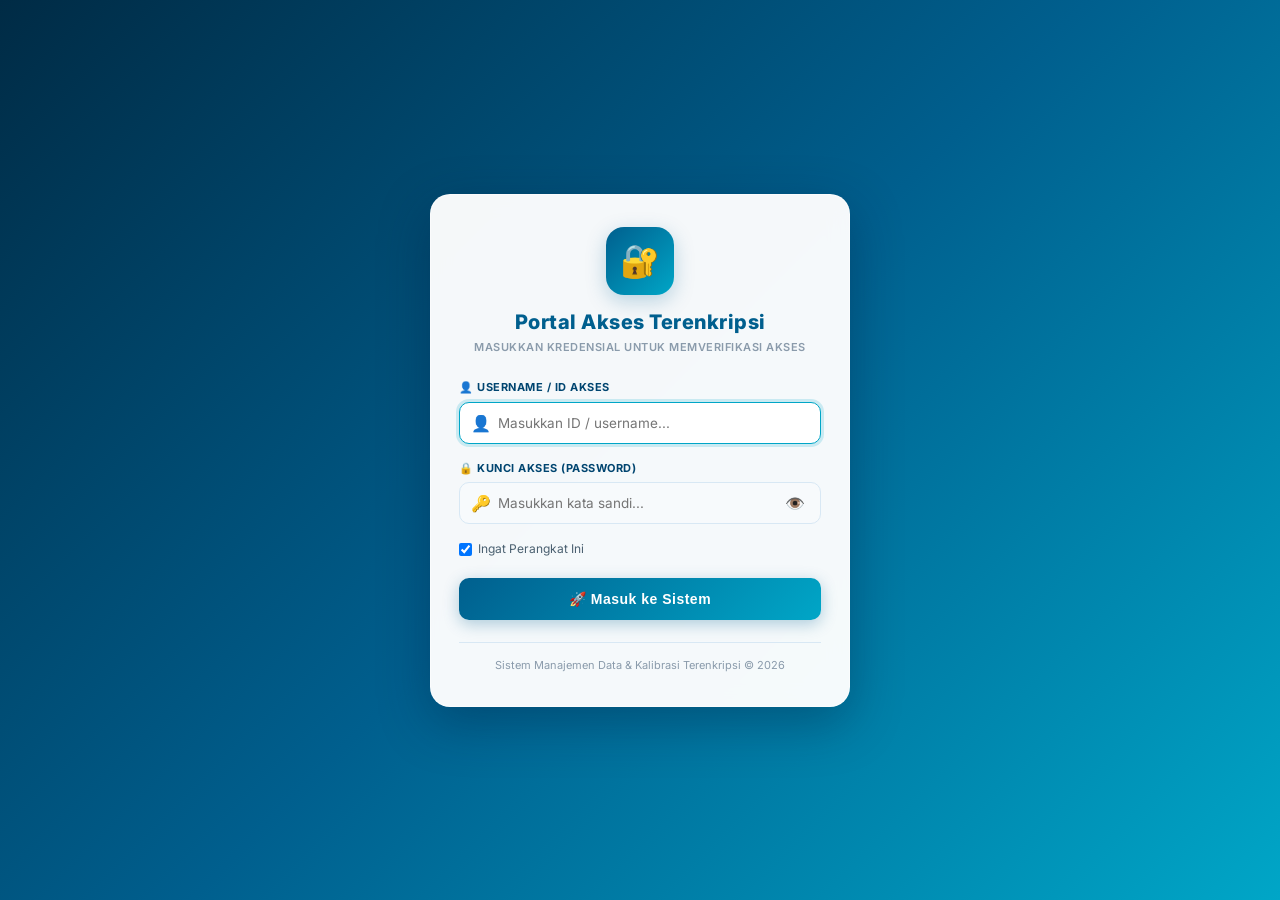
<file: pages/privacy.html>
<!DOCTYPE html>
<html lang="id">
<head>
  <meta charset="UTF-8">
  <meta name="viewport" content="width=device-width, initial-scale=1.0, maximum-scale=1.0, user-scalable=no">
  <title>Kebijakan Privasi - DIS-NRW</title>
  <meta name="theme-color" content="#005F8E">
  <link rel="stylesheet" href="../css/main.css">
  <script src="../js/auth-guard.js"></script>
</head>
<body>

<nav class="navbar">
  <div class="navbar-inner" style="display:flex; align-items:center; justify-content:space-around; width:100%;">
    <a href="../index.html"><span class="nav-icon">🏠</span> Beranda</a>
    <a href="tampildata.html"><span class="nav-icon">📂</span> Riwayat</a>
    <a href="javascript:void(0)" onclick="logoutUser()" title="Keluar Akun"><span class="nav-icon">🚪</span> Keluar</a>
  </div>
</nav>

<div class="app-header" style="padding:18px 20px 16px;">
  <div class="header-title" style="font-size:18px;">🔒 Kebijakan Privasi & Keamanan Data</div>
  <div class="header-sub">Perlindungan Data Lapangan & Privasi Pengguna</div>
</div>

<div class="container" style="padding-top:14px; padding-bottom:30px;">

  <div class="job-item" style="padding:16px; margin-bottom:14px;">
    <h3 style="color:var(--primary); margin-bottom:8px; font-size:14px;">1. Penyimpanan Data Lokal Mandiri</h3>
    <p style="font-size:12px; color:var(--text2); line-height:1.7;">
      Semua riwayat dokumentasi foto, draft input, dan laporan kinerja disimpan secara lokal pada memori peramban perangkat Anda menggunakan teknologi <strong>IndexedDB (localForage)</strong>. Data laporan tidak dikumpulkan atau dikirimkan ke pihak luar tanpa tindakan ekspor mandiri dari Anda.
    </p>
  </div>

  <div class="job-item" style="padding:16px; margin-bottom:14px;">
    <h3 style="color:var(--primary); margin-bottom:8px; font-size:14px;">2. Izin Akses GPS & Kamera</h3>
    <p style="font-size:12px; color:var(--text2); line-height:1.7;">
      Aplikasi membutuhkan izin akses <strong>GPS</strong> semata-mata untuk membubuhkan koordinat titik pekerjaan dan ketinggian elevasi pada stempel watermark foto. Izin <strong>Kamera</strong> digunakan langsung pada perangkat untuk mengambil foto bukti fisik pekerjaan secara nyata di lapangan.
    </p>
  </div>

  <div class="job-item" style="padding:16px; margin-bottom:14px;">
    <h3 style="color:var(--primary); margin-bottom:8px; font-size:14px;">3. Pemrosesan AI Cerdas</h3>
    <p style="font-size:12px; color:var(--text2); line-height:1.7;">
      Saat Anda menggunakan fitur pembuatan deskripsi otomatis AI, gambar diproses secara terenkripsi (HTTPS) melalui API resmi Google Gemini hanya untuk membantu menghasilkan ringkasan narasi kalimat pekerjaan tanpa menyimpan foto secara permanen.
    </p>
  </div>

  <div class="job-item" style="padding:16px; margin-bottom:14px;">
    <h3 style="color:var(--primary); margin-bottom:8px; font-size:14px;">4. Integritas Dokumen Cetak</h3>
    <p style="font-size:12px; color:var(--text2); line-height:1.7;">
      Setiap berkas PDF yang diunduh langsung dihasilkan di sisi klien (*Client-Side Rendering*) oleh peramban HP/komputer Anda, menjamin kerahasiaan seluruh rekaman teknis dan dokumentasi operasional.
    </p>
  </div>

  <div style="text-align:center; margin-top:20px;">
    <a href="../index.html" class="btn-primary" style="display:inline-flex; text-decoration:none; padding:12px 26px;">← Kembali ke Beranda</a>
  </div>

</div>

<!-- Footer Navigasi -->
<div style="text-align:center; padding:20px 16px; font-size:11px; color:var(--text3);">
  <div style="margin-bottom:6px;">
    <a href="panduan.html" style="color:var(--primary); text-decoration:none; margin:0 8px;">Panduan</a>
    <a href="pertanggungjawaban.html" style="color:var(--primary); text-decoration:none; margin:0 8px;">Standar Pemeriksaan</a>
    <a href="privacy.html" style="color:var(--primary); text-decoration:none; margin:0 8px; font-weight:700;">Privasi</a>
  </div>
  DIS-NRW · Sistem Dokumentasi Terpadu & Terverifikasi
</div>

</body>
</html>
</file>
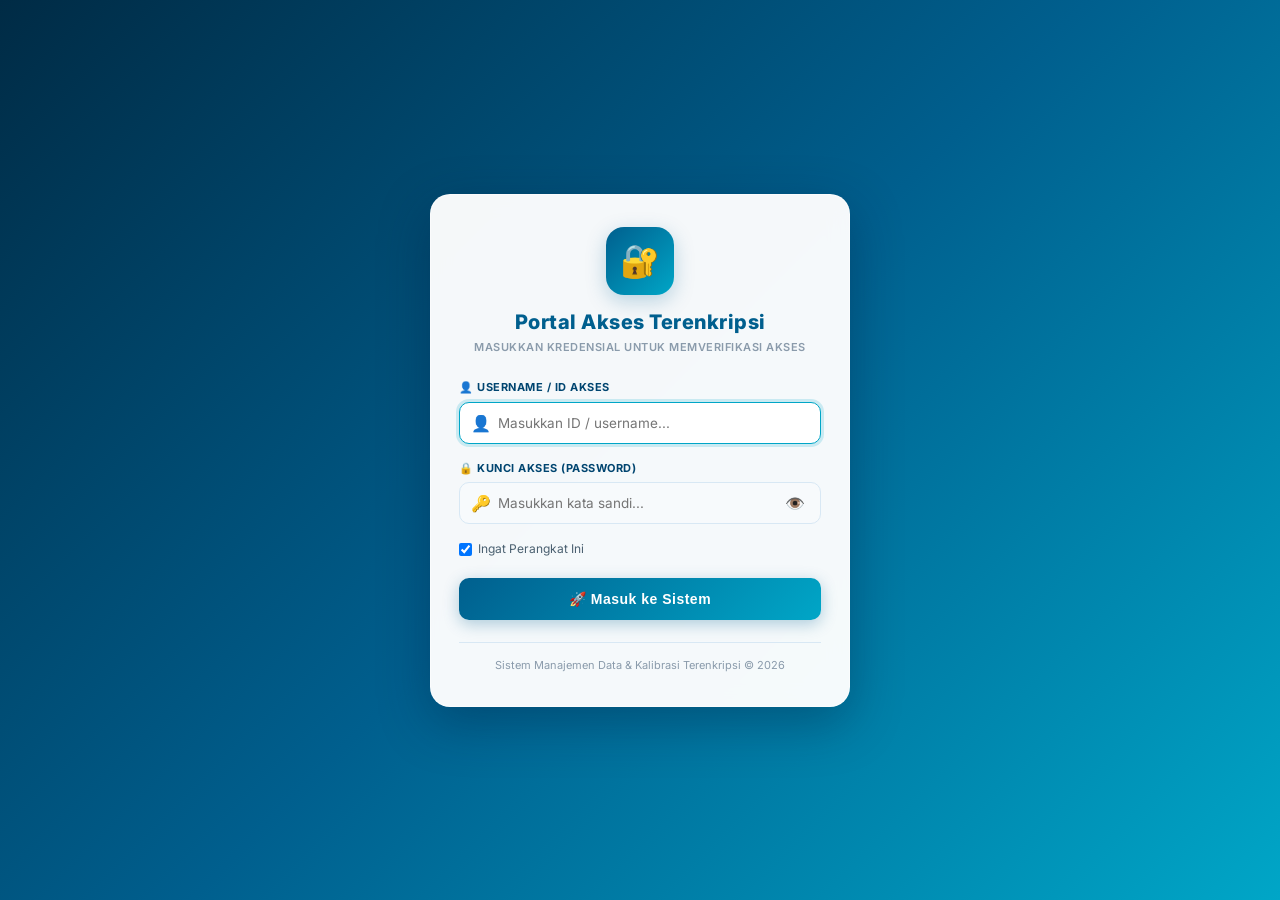
<file: pages/status.html>
<!DOCTYPE html>
<html lang="id">
<head>
  <meta charset="UTF-8">
  <meta name="viewport" content="width=device-width, initial-scale=1.0, maximum-scale=1.0, user-scalable=no">
  <title>Status Realtime — DIS-NRW</title>
  <meta name="description" content="Monitoring cuaca, suhu, akurasi GPS dan internet secara realtime">
  <meta name="theme-color" content="#005F8E">
  <link rel="manifest" href="../assets/manifest.json">
  <link rel="icon" href="../assets/icons/icon-192.png">
  <link rel="stylesheet" href="../css/main.css">
  <script src="../js/auth-guard.js"></script>
  <style>
    * { box-sizing: border-box; margin: 0; padding: 0; }
    body {
      font-family: 'Inter', 'Segoe UI', system-ui, sans-serif;
      background: var(--surface);
      color: var(--text1);
      padding-bottom: 80px;
    }

    /* ── HEADER ── */
    .page-header {
      background: linear-gradient(135deg, #005F8E 0%, #00A6C7 100%);
      color: white;
      padding: 72px 20px 26px;
      text-align: center;
      position: relative;
      overflow: hidden;
    }
    .page-header::after {
      content: '';
      position: absolute; bottom: -20px; left: 0; right: 0;
      height: 40px;
      background: var(--surface);
      border-radius: 50% 50% 0 0 / 100% 100% 0 0;
    }
    .page-header-icon { font-size: 48px; margin-bottom: 8px; }
    .page-header-title { font-size: 22px; font-weight: 800; letter-spacing: -0.3px; }
    .page-header-sub { font-size: 12px; opacity: 0.85; margin-top: 4px; }

    /* ── MAIN ── */
    .status-content { padding: 16px; max-width: 620px; margin: 0 auto; }

    /* ── LIVE BADGE ── */
    .live-badge {
      display: inline-flex; align-items: center; gap: 8px;
      background: white; border: 1px solid var(--border);
      border-radius: 50px; padding: 8px 16px;
      font-size: 12px; font-weight: 600; color: var(--text2);
      margin-bottom: 16px;
      box-shadow: 0 2px 8px rgba(0,0,0,0.06);
    }
    .live-dot {
      width: 9px; height: 9px; border-radius: 50%;
      background: #10B981;
      box-shadow: 0 0 0 0 rgba(16,185,129,0.4);
      animation: pulse-green 1.5s ease-in-out infinite;
    }
    @keyframes pulse-green {
      0%   { box-shadow: 0 0 0 0 rgba(16,185,129,0.4); }
      70%  { box-shadow: 0 0 0 8px rgba(16,185,129,0); }
      100% { box-shadow: 0 0 0 0 rgba(16,185,129,0); }
    }

    /* ── STATUS CARDS GRID ── */
    .status-grid {
      display: grid;
      grid-template-columns: 1fr 1fr;
      gap: 12px;
      margin-bottom: 16px;
    }

    .status-card {
      background: white;
      border: 1.5px solid var(--border);
      border-radius: 18px;
      padding: 18px 16px 16px;
      position: relative;
      overflow: hidden;
      box-shadow: 0 2px 10px rgba(0,0,0,0.05);
      transition: transform 0.18s ease, box-shadow 0.18s ease;
    }
    .status-card:active { transform: scale(0.97); }
    .status-card::before {
      content: '';
      position: absolute; top: 0; left: 0; right: 0;
      height: 4px; border-radius: 18px 18px 0 0;
    }
    .card-weather::before { background: linear-gradient(90deg,#60A5FA,#3B82F6); }
    .card-temp::before    { background: linear-gradient(90deg,#F97316,#EF4444); }
    .card-gps::before     { background: linear-gradient(90deg,#10B981,#34D399); }
    .card-net::before     { background: linear-gradient(90deg,#8B5CF6,#A78BFA); }

    .card-icon-wrap {
      width: 46px; height: 46px; border-radius: 14px;
      display: flex; align-items: center; justify-content: center;
      font-size: 24px; margin-bottom: 12px;
    }
    .card-weather .card-icon-wrap { background:#EFF6FF; }
    .card-temp   .card-icon-wrap  { background:#FFF7ED; }
    .card-gps    .card-icon-wrap  { background:#ECFDF5; }
    .card-net    .card-icon-wrap  { background:#F5F3FF; }

    .card-label {
      font-size: 9px; font-weight: 800; letter-spacing: 1px;
      text-transform: uppercase; color: var(--text3);
      margin-bottom: 4px;
    }
    .card-value {
      font-size: 21px; font-weight: 800; line-height: 1.1;
      color: var(--text1); margin-bottom: 2px;
    }
    .card-value-unit { font-size: 12px; font-weight: 500; color: var(--text3); }
    .card-sub { font-size: 10px; color: var(--text3); margin-top: 6px; line-height: 1.4; }

    .card-status-badge {
      position: absolute; top: 14px; right: 12px;
      font-size: 9px; font-weight: 700; letter-spacing: 0.4px;
      padding: 3px 8px; border-radius: 50px;
    }
    .badge-ok   { background:#ECFDF5; color:#059669; }
    .badge-warn { background:#FFFBEB; color:#D97706; }
    .badge-err  { background:#FEF2F2; color:#DC2626; }
    .badge-load { background:#F5F3FF; color:#7C3AED; }

    /* ── SPINNER ── */
    @keyframes spin { to { transform: rotate(360deg); } }
    .spin {
      display: inline-block; width: 12px; height: 12px;
      border: 2px solid rgba(124,58,237,0.2);
      border-top-color: #7C3AED; border-radius: 50%;
      animation: spin 0.7s linear infinite;
      vertical-align: middle;
    }

    /* ── DETAIL PANELS ── */
    .detail-panel {
      background: white; border: 1.5px solid var(--border);
      border-radius: 16px; padding: 18px; margin-bottom: 12px;
      box-shadow: 0 2px 8px rgba(0,0,0,0.04);
    }
    .detail-panel-title {
      font-size: 11px; font-weight: 800; text-transform: uppercase;
      letter-spacing: 0.8px; color: var(--text3); margin-bottom: 14px;
    }
    .detail-row {
      display: flex; align-items: center;
      justify-content: space-between;
      padding: 9px 0; border-bottom: 1px solid #F0F4F8;
      font-size: 13px;
    }
    .detail-row:last-child { border-bottom: none; }
    .detail-row-key { color: var(--text2); font-weight: 500; }
    .detail-row-val { color: var(--text1); font-weight: 700; text-align: right; }

    /* ── GAUGE ── */
    .gauge-wrap { margin-top: 12px; }
    .gauge-label-row {
      display:flex; justify-content:space-between;
      font-size:11px; color:var(--text3); margin-bottom:5px;
    }
    .gauge-track {
      background: #F0F4F8; border-radius: 50px;
      height: 7px; overflow: hidden;
    }
    .gauge-bar {
      height: 100%; border-radius: 50px;
      transition: width 0.9s cubic-bezier(.22,.61,.36,1);
    }
    .g-green  { background: linear-gradient(90deg,#10B981,#34D399); }
    .g-yellow { background: linear-gradient(90deg,#F59E0B,#FBBF24); }
    .g-red    { background: linear-gradient(90deg,#EF4444,#F87171); }
    .g-blue   { background: linear-gradient(90deg,#3B82F6,#60A5FA); }
    .g-purple { background: linear-gradient(90deg,#8B5CF6,#A78BFA); }

    /* ── REFRESH ── */
    .btn-refresh {
      width: 100%; padding: 15px;
      background: linear-gradient(135deg,#005F8E,#0084C8);
      color: white; border: none; border-radius: var(--radius);
      font-size: 14px; font-weight: 700; cursor: pointer;
      display: flex; align-items: center; justify-content: center; gap: 8px;
      box-shadow: 0 4px 16px rgba(0,95,142,0.3);
      transition: opacity 0.18s; margin-bottom: 14px;
    }
    .btn-refresh:active { opacity: 0.8; }
    .btn-refresh:disabled { opacity: 0.65; cursor: not-allowed; }

    .last-update {
      text-align: center; font-size: 11px; color: var(--text3);
      padding-bottom: 8px;
    }

    @media (min-width: 640px) {
      .status-grid { grid-template-columns: repeat(4,1fr); }
    }
    @media (min-width: 1024px) {
      .page-header { padding-top: 88px; }
      .status-content { max-width: 800px; }
    }
  </style>
</head>
<body>

<!-- NAVBAR -->
<nav class="navbar">
  <div class="navbar-inner" style="display:flex;align-items:center;justify-content:space-around;width:100%;">
    <a href="../index.html">
      <span class="nav-icon">🏠</span> Beranda
    </a>
    <a href="tampildata.html">
      <span class="nav-icon">📂</span> Riwayat
    </a>
    <a href="javascript:void(0)" onclick="logoutUser()">
      <span class="nav-icon">🚪</span> Keluar
    </a>
  </div>
</nav>

<!-- HEADER -->
<div class="page-header">
  <div class="page-header-icon">📡</div>
  <div class="page-header-title">Status Realtime</div>
  <div class="page-header-sub">Cuaca · Suhu · GPS · Koneksi Internet</div>
</div>

<div class="status-content">

  <div class="live-badge">
    <div class="live-dot"></div>
    <span id="live-label">Memuat data...</span>
  </div>

  <!-- 4 KARTU UTAMA -->
  <div class="status-grid">

    <div class="status-card card-weather">
      <span class="card-status-badge badge-load" id="badge-weather"><span class="spin"></span></span>
      <div class="card-icon-wrap" id="weather-icon-wrap">🌤️</div>
      <div class="card-label">Cuaca</div>
      <div class="card-value" id="val-cuaca" style="font-size:15px;">—</div>
      <div class="card-sub" id="sub-cuaca">Memuat...</div>
    </div>

    <div class="status-card card-temp">
      <span class="card-status-badge badge-load" id="badge-temp"><span class="spin"></span></span>
      <div class="card-icon-wrap">🌡️</div>
      <div class="card-label">Suhu</div>
      <div class="card-value" id="val-suhu">—<span class="card-value-unit">°C</span></div>
      <div class="card-sub" id="sub-suhu">Memuat...</div>
    </div>

    <div class="status-card card-gps">
      <span class="card-status-badge badge-load" id="badge-gps"><span class="spin"></span></span>
      <div class="card-icon-wrap">📍</div>
      <div class="card-label">Akurasi GPS</div>
      <div class="card-value" id="val-gps">—<span class="card-value-unit" id="gps-unit">m</span></div>
      <div class="card-sub" id="sub-gps">Meminta izin...</div>
    </div>

    <div class="status-card card-net">
      <span class="card-status-badge badge-load" id="badge-net"><span class="spin"></span></span>
      <div class="card-icon-wrap">📶</div>
      <div class="card-label">Internet</div>
      <div class="card-value" id="val-net">—</div>
      <div class="card-sub" id="sub-net">Mengukur...</div>
    </div>

  </div>

  <!-- DETAIL GPS -->
  <div class="detail-panel">
    <div class="detail-panel-title">📍 Detail Lokasi GPS</div>
    <div class="detail-row"><span class="detail-row-key">🌐 Lintang</span><span class="detail-row-val" id="d-lat">—</span></div>
    <div class="detail-row"><span class="detail-row-key">🌐 Bujur</span><span class="detail-row-val" id="d-lng">—</span></div>
    <div class="detail-row"><span class="detail-row-key">🎯 Akurasi Horizontal</span><span class="detail-row-val" id="d-acc">—</span></div>
    <div class="detail-row"><span class="detail-row-key">⬆️ Ketinggian</span><span class="detail-row-val" id="d-alt">—</span></div>
    <div class="detail-row"><span class="detail-row-key">🧭 Arah (Heading)</span><span class="detail-row-val" id="d-head">—</span></div>
    <div class="detail-row"><span class="detail-row-key">🚀 Kecepatan Gerak</span><span class="detail-row-val" id="d-speed">—</span></div>
    <div class="gauge-wrap">
      <div class="gauge-label-row"><span>Kualitas Sinyal GPS</span><span id="d-gps-pct">—</span></div>
      <div class="gauge-track"><div class="gauge-bar g-green" id="gauge-gps" style="width:0%"></div></div>
    </div>
  </div>

  <!-- DETAIL CUACA -->
  <div class="detail-panel">
    <div class="detail-panel-title">🌤️ Detail Cuaca &amp; Atmosfer</div>
    <div class="detail-row"><span class="detail-row-key">🌡️ Suhu Terasa</span><span class="detail-row-val" id="d-feels">—</span></div>
    <div class="detail-row"><span class="detail-row-key">💧 Kelembaban</span><span class="detail-row-val" id="d-humid">—</span></div>
    <div class="detail-row"><span class="detail-row-key">💨 Kecepatan Angin</span><span class="detail-row-val" id="d-wind">—</span></div>
    <div class="detail-row"><span class="detail-row-key">☁️ Tutupan Awan</span><span class="detail-row-val" id="d-cloud">—</span></div>
    <div class="detail-row"><span class="detail-row-key">🌫️ Jarak Pandang</span><span class="detail-row-val" id="d-vis">—</span></div>
    <div class="detail-row"><span class="detail-row-key">⬆️ Tekanan Udara</span><span class="detail-row-val" id="d-pres">—</span></div>
    <div class="detail-row"><span class="detail-row-key">🌅 Matahari Terbit</span><span class="detail-row-val" id="d-sunrise">—</span></div>
    <div class="detail-row"><span class="detail-row-key">🌇 Matahari Terbenam</span><span class="detail-row-val" id="d-sunset">—</span></div>
    <div class="gauge-wrap">
      <div class="gauge-label-row"><span>Kelembaban Udara</span><span id="d-humid-pct">—</span></div>
      <div class="gauge-track"><div class="gauge-bar g-blue" id="gauge-humid" style="width:0%"></div></div>
    </div>
  </div>

  <!-- DETAIL INTERNET -->
  <div class="detail-panel">
    <div class="detail-panel-title">📶 Detail Koneksi Internet</div>
    <div class="detail-row"><span class="detail-row-key">🌐 Status Koneksi</span><span class="detail-row-val" id="d-online">—</span></div>
    <div class="detail-row"><span class="detail-row-key">📡 Jenis Jaringan</span><span class="detail-row-val" id="d-nettype">—</span></div>
    <div class="detail-row"><span class="detail-row-key">⚡ Estimasi Kecepatan</span><span class="detail-row-val" id="d-speed-net">—</span></div>
    <div class="detail-row"><span class="detail-row-key">📉 Latensi (Ping)</span><span class="detail-row-val" id="d-ping">—</span></div>
    <div class="detail-row"><span class="detail-row-key">💾 Mode Hemat Data</span><span class="detail-row-val" id="d-saver">—</span></div>
    <div class="gauge-wrap">
      <div class="gauge-label-row"><span>Kualitas Koneksi</span><span id="d-net-pct">—</span></div>
      <div class="gauge-track"><div class="gauge-bar g-purple" id="gauge-net" style="width:0%"></div></div>
    </div>
  </div>

  <button class="btn-refresh" id="btn-refresh" onclick="startAllUpdates()">
    🔄 Perbarui Semua Data
  </button>
  <div class="last-update" id="last-update">Belum pernah diperbarui</div>

</div>

<script>
// ═══════════════════════════════════════════════════════
//  STATUS REALTIME — DIS-NRW
// ═══════════════════════════════════════════════════════
let _gpsWatchId = null;
let _pingTimer  = null;
let _wxTimer    = null;
let _wxFetched  = false;

// ── Kode cuaca Open-Meteo → label
const WX = {
  0:  ['Cerah','☀️'],  1:  ['Hampir Cerah','🌤️'],  2:  ['Berawan Sebagian','⛅'],
  3:  ['Mendung','☁️'], 45: ['Berkabut','🌫️'],      48: ['Embun Beku','🌫️'],
  51: ['Gerimis Ringan','🌦️'], 53: ['Gerimis','🌦️'],   55: ['Gerimis Lebat','🌧️'],
  61: ['Hujan Ringan','🌧️'],  63: ['Hujan Sedang','🌧️'], 65: ['Hujan Lebat','🌧️'],
  71: ['Salju','❄️'],   73: ['Salju Sedang','❄️'],   75: ['Salju Lebat','❄️'],
  80: ['Hujan Singkat','🌦️'], 81: ['Hujan Singkat','🌦️'], 82: ['Hujan Deras','⛈️'],
  95: ['Petir & Hujan','⛈️'], 96: ['Petir + Hujan Es','⛈️'], 99: ['Hujan Es','⛈️']
};

function _(id) { return document.getElementById(id); }

function setBadge(id, type, txt) {
  const el = _(id); if (!el) return;
  el.className = `card-status-badge badge-${type}`;
  el.textContent = txt;
}

function setGauge(barId, pctId, pct, colorClass) {
  const bar = _(barId); const lbl = _(pctId);
  if (bar) { bar.className = `gauge-bar ${colorClass}`; bar.style.width = pct + '%'; }
  if (lbl) lbl.textContent = pct + '%';
}

function updateClock() {
  const now = new Date();
  const t = now.toLocaleTimeString('id-ID',{hour:'2-digit',minute:'2-digit',second:'2-digit'});
  const d = now.toLocaleDateString('id-ID',{weekday:'long',day:'numeric',month:'long',year:'numeric'});
  const lv = _('live-label'); if (lv) lv.textContent = `Live — ${d}`;
  const lu = _('last-update'); if (lu) lu.textContent = `Terakhir diperbarui: ${t}`;
}

// ══════════════════════════════════════════════════════
//  CUACA — Open-Meteo (gratis, tanpa API key)
// ══════════════════════════════════════════════════════
async function fetchWeather(lat, lng) {
  try {
    const url = [
      'https://api.open-meteo.com/v1/forecast',
      `?latitude=${lat.toFixed(4)}&longitude=${lng.toFixed(4)}`,
      '&current=temperature_2m,relative_humidity_2m,apparent_temperature,',
      'weather_code,wind_speed_10m,surface_pressure,visibility,cloud_cover',
      '&daily=sunrise,sunset&timezone=auto&forecast_days=1'
    ].join('');

    const res = await fetch(url);
    const data = await res.json();
    const c = data.current;
    const dd = data.daily;

    const [label, icon] = WX[c.weather_code] || [`Kode ${c.weather_code}`, '🌤️'];

    _('val-cuaca').textContent = label;
    _('sub-cuaca').textContent = `Angin ${c.wind_speed_10m} km/j · Kelembaban ${c.relative_humidity_2m}%`;
    _('weather-icon-wrap').textContent = icon;
    setBadge('badge-weather', 'ok', '✓ Live');

    // Suhu
    const t = Math.round(c.temperature_2m);
    _('val-suhu').innerHTML = `${t} <span class="card-value-unit">°C</span>`;
    _('sub-suhu').textContent = `Terasa ${Math.round(c.apparent_temperature)}°C`;
    setBadge('badge-temp', t > 36 ? 'warn' : t < 15 ? 'warn' : 'ok',
      t > 36 ? '🔥 Panas' : t < 15 ? '❄️ Dingin' : '✓ Normal');

    // Detail cuaca
    _('d-feels').textContent   = `${Math.round(c.apparent_temperature)} °C`;
    _('d-humid').textContent   = `${c.relative_humidity_2m} %`;
    _('d-wind').textContent    = `${c.wind_speed_10m} km/jam`;
    _('d-cloud').textContent   = `${c.cloud_cover} %`;
    _('d-vis').textContent     = c.visibility >= 1000
      ? `${(c.visibility/1000).toFixed(1)} km` : `${c.visibility} m`;
    _('d-pres').textContent    = `${c.surface_pressure} hPa`;

    if (dd?.sunrise?.[0]) {
      _('d-sunrise').textContent = new Date(dd.sunrise[0]).toLocaleTimeString('id-ID',{hour:'2-digit',minute:'2-digit'});
      _('d-sunset').textContent  = new Date(dd.sunset[0]).toLocaleTimeString('id-ID',{hour:'2-digit',minute:'2-digit'});
    }

    const h = c.relative_humidity_2m;
    setGauge('gauge-humid','d-humid-pct', Math.min(h,100),
      h > 80 ? 'g-blue' : h > 50 ? 'g-green' : 'g-yellow');

  } catch(e) {
    _('val-cuaca').textContent = 'Gagal Muat';
    _('sub-cuaca').textContent = 'Periksa koneksi internet';
    setBadge('badge-weather','err','✗ Error');
    setBadge('badge-temp','err','✗ Error');
  }
}

// ══════════════════════════════════════════════════════
//  GPS — watchPosition untuk update realtime
// ══════════════════════════════════════════════════════
function startGPS() {
  if (!navigator.geolocation) {
    _('val-gps').textContent = 'N/A';
    _('sub-gps').textContent = 'GPS tidak tersedia';
    setBadge('badge-gps','err','✗ N/A');
    return;
  }
  if (_gpsWatchId !== null) navigator.geolocation.clearWatch(_gpsWatchId);

  _gpsWatchId = navigator.geolocation.watchPosition(pos => {
    const { accuracy: acc, latitude: lat, longitude: lng,
            altitude: alt, heading: head, speed: spd } = pos.coords;

    // Format nilai GPS
    let accStr = acc < 1 ? `${(acc*100).toFixed(0)} cm`
               : acc < 1000 ? `${acc.toFixed(0)} m`
               : `${(acc/1000).toFixed(2)} km`;

    const valAcc = acc < 1000 ? acc.toFixed(0) : (acc/1000).toFixed(2);
    const unitAcc = acc < 1000 ? 'm' : 'km';
    _('val-gps').innerHTML = `${valAcc} <span class="card-value-unit">${unitAcc}</span>`;
    _('sub-gps').textContent = `Akurasi ±${accStr}`;

    let q, badgeT, badgeL;
    if (acc <= 5)   { q=100; badgeT='ok';   badgeL='✓ Sangat Akurat'; }
    else if(acc<=15){ q=85;  badgeT='ok';   badgeL='✓ Baik'; }
    else if(acc<=30){ q=65;  badgeT='ok';   badgeL='↑ Cukup'; }
    else if(acc<=100){ q=35; badgeT='warn'; badgeL='⚠ Rendah'; }
    else            { q=10;  badgeT='err';  badgeL='✗ Buruk'; }

    setBadge('badge-gps', badgeT, badgeL);

    _('d-lat').textContent   = lat.toFixed(7) + '°';
    _('d-lng').textContent   = lng.toFixed(7) + '°';
    _('d-acc').textContent   = `±${accStr}`;
    _('d-alt').textContent   = alt != null ? `${alt.toFixed(1)} m dpl` : '—';
    _('d-head').textContent  = head != null ? `${head.toFixed(0)}°` : '—';
    _('d-speed').textContent = spd  != null ? `${(spd*3.6).toFixed(1)} km/jam` : '—';

    setGauge('gauge-gps','d-gps-pct', q,
      q >= 65 ? 'g-green' : q >= 35 ? 'g-yellow' : 'g-red');

    // Muat cuaca sekali setelah dapat koordinat
    if (!_wxFetched) {
      _wxFetched = true;
      fetchWeather(lat, lng);
      if (_wxTimer) clearInterval(_wxTimer);
      _wxTimer = setInterval(() => fetchWeather(lat, lng), 5 * 60 * 1000);
    }
  }, err => {
    const msg = {1:'Izin lokasi ditolak',2:'Sinyal GPS lemah',3:'Waktu habis'};
    _('val-gps').textContent = 'Gagal';
    _('sub-gps').textContent = msg[err.code] || 'GPS error';
    setBadge('badge-gps','err','✗ Gagal');
  }, { enableHighAccuracy: true, timeout: 15000, maximumAge: 4000 });
}

// ══════════════════════════════════════════════════════
//  INTERNET — ping + Network Information API
// ══════════════════════════════════════════════════════
async function checkInternet() {
  const online = navigator.onLine;
  const conn   = navigator.connection || navigator.mozConnection || navigator.webkitConnection;

  let ping = null;
  if (online) {
    try {
      const t0 = performance.now();
      await fetch('https://www.google.com/generate_204',
        { method:'HEAD', cache:'no-cache', mode:'no-cors' });
      ping = Math.round(performance.now() - t0);
    } catch(e) { ping = null; }
  }

  const typeMap = {
    wifi:'📶 Wi-Fi', cellular:'📱 Seluler', ethernet:'🖥️ Ethernet',
    bluetooth:'🔵 Bluetooth', none:'✗ Tidak Ada', unknown:'❓ Tidak Diketahui'
  };
  const etMap = {
    'slow-2g':'2G Lambat (~50 kbps)', '2g':'2G (~250 kbps)',
    '3g':'3G (~750 kbps)', '4g':'4G+ (>10 Mbps)'
  };

  let q = 0, qC = 'g-red', qL = 'Offline';
  if (online && ping !== null) {
    if      (ping < 50)   { q=100; qC='g-green';  qL='Sangat Baik'; }
    else if (ping < 150)  { q=80;  qC='g-green';  qL='Baik'; }
    else if (ping < 400)  { q=50;  qC='g-yellow'; qL='Cukup'; }
    else if (ping < 1000) { q=25;  qC='g-red';    qL='Lambat'; }
    else                  { q=10;  qC='g-red';    qL='Sangat Lambat'; }
  }

  _('val-net').textContent = ping !== null ? `${ping} ms` : (online ? 'Online' : 'Offline');
  _('sub-net').textContent = ping !== null ? `Ping ${ping} ms · ${qL}` : (online ? 'Sedang diukur...' : 'Tidak ada koneksi');
  setBadge('badge-net', online ? (q>=80?'ok':q>=50?'warn':'err') : 'err',
    online ? (q>=80?'✓ Cepat':q>=50?'↑ Sedang':'⚠ Lambat') : '✗ Offline');

  _('d-online').textContent    = online ? '🟢 Terhubung' : '🔴 Offline';
  _('d-ping').textContent      = ping !== null ? `${ping} ms` : '—';
  _('d-nettype').textContent   = conn ? (typeMap[conn.type] || conn.type || '—') : (online ? '—' : '—');
  _('d-speed-net').textContent = conn?.effectiveType ? (etMap[conn.effectiveType] || conn.effectiveType) : '—';
  _('d-saver').textContent     = conn?.saveData ? 'Ya (Hemat Data Aktif)' : 'Tidak';

  setGauge('gauge-net','d-net-pct', q, qC);
}

// ══════════════════════════════════════════════════════
//  START ALL
// ══════════════════════════════════════════════════════
async function startAllUpdates() {
  const btn = _('btn-refresh');
  if (btn) { btn.disabled = true; btn.innerHTML = '<span class="spin"></span> Memuat ulang...'; }

  _wxFetched = false;

  // Reset badge ke loading
  ['weather','temp','gps','net'].forEach(k => setBadge(`badge-${k}`,'load','...'));

  startGPS();

  await checkInternet();

  if (_pingTimer) clearInterval(_pingTimer);
  _pingTimer = setInterval(checkInternet, 30000); // refresh internet tiap 30 detik

  updateClock();
  if (btn) { btn.disabled = false; btn.innerHTML = '🔄 Perbarui Semua Data'; }
}

// ── Event online / offline
window.addEventListener('online',  () => { checkInternet(); updateClock(); });
window.addEventListener('offline', () => { checkInternet(); updateClock(); });

// ── Boot
window.addEventListener('DOMContentLoaded', () => {
  startAllUpdates();
  setInterval(updateClock, 10000);
});
</script>

</body>
</html>
</file>
<file: css/main.css>
@import url('https://fonts.googleapis.com/css2?family=Inter:wght@300;400;500;600;700;800&display=swap');

:root {
  --primary: #005F8E;
  --primary-light: #007BB5;
  --primary-dark: #004570;
  --teal: #00A6C7;
  --teal-light: #E0F7FC;
  --amber: #F5A623;
  --amber-light: #FFF3E0;
  --success: #22C55E;
  --danger: #EF4444;
  --warning: #F59E0B;
  --bg: #F0F6FB;
  --surface: #FFFFFF;
  --surface2: #F4F8FF;
  --border: #D8E8F4;
  --text: #1A2B3C;
  --text2: #4A6070;
  --text3: #8A9BAB;
  --shadow-sm: 0 1px 4px rgba(0,95,142,0.08);
  --shadow-md: 0 4px 20px rgba(0,95,142,0.12);
  --shadow-lg: 0 8px 40px rgba(0,95,142,0.18);
  --radius: 14px;
  --radius-sm: 8px;
  --radius-lg: 20px;
}

* { box-sizing: border-box; margin: 0; padding: 0; -webkit-tap-highlight-color: transparent; }

html { scroll-behavior: smooth; }

body {
  font-family: 'Inter', 'Segoe UI', Roboto, sans-serif;
  background: var(--bg);
  color: var(--text);
  min-height: 100vh;
  font-size: 14px;
  line-height: 1.5;
  -webkit-font-smoothing: antialiased;
  padding-bottom: 30px;
}

/* ===================== NAVBAR ===================== */
.navbar {
  display: flex;
  justify-content: space-around;
  align-items: center;
  background: var(--primary);
  padding: 0;
  position: sticky;
  top: 0;
  z-index: 1000;
  box-shadow: 0 2px 12px rgba(0,95,142,0.25);
}
.navbar a {
  color: rgba(255,255,255,0.7);
  text-decoration: none;
  font-size: 11px;
  font-weight: 600;
  padding: 12px 8px 10px;
  border-bottom: 3px solid transparent;
  transition: all 0.2s;
  display: flex;
  flex-direction: column;
  align-items: center;
  gap: 3px;
}
.navbar a .nav-icon { font-size: 16px; }
.navbar a.active {
  color: white;
  border-bottom-color: var(--amber);
}
.navbar a:active { background: rgba(255,255,255,0.1); }

/* ===================== HEADER ===================== */
.app-header {
  background: linear-gradient(135deg, var(--primary-dark) 0%, var(--primary) 50%, var(--teal) 100%);
  padding: 28px 20px 24px;
  text-align: center;
  color: white;
  position: relative;
  overflow: hidden;
}
.app-header::before {
  content: '';
  position: absolute;
  top: -30px; right: -30px;
  width: 140px; height: 140px;
  border-radius: 50%;
  background: rgba(255,255,255,0.06);
}
.app-header::after {
  content: '';
  position: absolute;
  bottom: -20px; left: -20px;
  width: 100px; height: 100px;
  border-radius: 50%;
  background: rgba(0,166,199,0.15);
}
.header-logo {
  width: 64px; height: 64px;
  border-radius: 16px;
  object-fit: contain;
  border: 3px solid rgba(255,255,255,0.3);
  margin-bottom: 10px;
  position: relative; z-index: 1;
  box-shadow: 0 4px 16px rgba(0,0,0,0.2);
}
.header-title {
  font-size: 26px;
  font-weight: 800;
  letter-spacing: 1px;
  position: relative; z-index: 1;
}
.header-sub {
  font-size: 12px;
  opacity: 0.8;
  font-weight: 400;
  margin-top: 2px;
  position: relative; z-index: 1;
}

/* ===================== MAIN CONTAINER ===================== */
.main-content {
  max-width: 560px;
  margin: 0 auto;
  padding: 18px 16px;
  display: flex;
  flex-direction: column;
  gap: 14px;
}

/* ===================== SECTION LABEL ===================== */
.section-label {
  font-size: 11px;
  font-weight: 700;
  color: var(--text3);
  text-transform: uppercase;
  letter-spacing: 1px;
  padding: 0 4px;
}

/* ===================== JOB CARDS (Home) ===================== */
.job-cards {
  display: flex;
  flex-direction: column;
  gap: 10px;
}
.job-card {
  background: var(--surface);
  border: 1px solid var(--border);
  border-radius: var(--radius);
  padding: 16px 18px;
  display: flex;
  align-items: center;
  gap: 16px;
  text-decoration: none;
  color: var(--text);
  box-shadow: var(--shadow-sm);
  transition: all 0.2s cubic-bezier(0.34,1.56,0.64,1);
  cursor: pointer;
  position: relative;
  overflow: hidden;
}
.job-card::after {
  content: '';
  position: absolute;
  left: 0; top: 0; bottom: 0;
  width: 4px;
  border-radius: 4px 0 0 4px;
  background: var(--card-color, var(--primary));
}
.job-card:active { transform: scale(0.98); box-shadow: var(--shadow-md); }
.job-card-icon {
  width: 52px; height: 52px;
  border-radius: 14px;
  display: flex; align-items: center; justify-content: center;
  font-size: 26px;
  background: var(--card-bg, var(--teal-light));
  flex-shrink: 0;
}
.job-card-body { flex: 1; }
.job-card-title {
  font-size: 14px;
  font-weight: 700;
  color: var(--text);
  margin-bottom: 2px;
}
.job-card-sub {
  font-size: 11px;
  color: var(--text3);
}
.job-card-badge {
  background: var(--card-color, var(--primary));
  color: white;
  font-size: 10px;
  font-weight: 700;
  padding: 3px 8px;
  border-radius: 20px;
  white-space: nowrap;
  flex-shrink: 0;
}

/* Job card color variants */
.card-apel { --card-color: #3B82F6; --card-bg: #EFF6FF; }
.card-tekanan { --card-color: #00A6C7; --card-bg: #E0F7FC; }
.card-valve { --card-color: #F5A623; --card-bg: #FFF3E0; }
.card-kebocoran { --card-color: #EF4444; --card-bg: #FFF5F5; }
.card-tugaslain { --card-color: #8B5CF6; --card-bg: #F5F3FF; }
.card-status { --card-color: #0284C7; --card-bg: #F0F9FF; }

/* ===================== ARCHIVE QUICK LINK ===================== */
.archive-link {
  background: linear-gradient(135deg, var(--primary) 0%, var(--teal) 100%);
  border-radius: var(--radius);
  padding: 16px 18px;
  display: flex;
  align-items: center;
  justify-content: space-between;
  text-decoration: none;
  color: white;
  box-shadow: var(--shadow-md);
  transition: 0.2s;
}
.archive-link:active { opacity: 0.9; transform: scale(0.98); }
.archive-link-text { font-size: 14px; font-weight: 700; }
.archive-link-sub { font-size: 11px; opacity: 0.8; }
.archive-link-arrow { font-size: 20px; }

/* ===================== LIVE COUNTER ===================== */
.live-card {
  background: var(--surface);
  border: 1px solid var(--border);
  border-radius: var(--radius);
  padding: 12px 16px;
  display: flex;
  align-items: center;
  justify-content: space-between;
  box-shadow: var(--shadow-sm);
}
.live-dot {
  width: 8px; height: 8px;
  background: var(--success);
  border-radius: 50%;
  animation: pulse 2s infinite;
  margin-right: 8px;
}
@keyframes pulse { 0%,100%{opacity:1;transform:scale(1)} 50%{opacity:0.4;transform:scale(0.8)} }

/* ===================== FORM CONTAINER ===================== */
.container {
  max-width: 600px;
  margin: 0 auto;
  padding: 16px;
}

/* ===================== JOB ITEM ===================== */
.job-item {
  background: var(--surface);
  border: 1px solid var(--border);
  border-radius: var(--radius);
  margin-bottom: 20px;
  overflow: hidden;
  box-shadow: var(--shadow-sm);
}
.job-item-header {
  padding: 12px 16px;
  background: linear-gradient(135deg, var(--primary) 0%, var(--teal) 100%);
  color: white;
  display: flex;
  justify-content: space-between;
  align-items: center;
  font-weight: 700;
  font-size: 13px;
}
.btn-hapus-item {
  background: rgba(255,255,255,0.2);
  border: 1px solid rgba(255,255,255,0.4);
  color: white;
  padding: 4px 10px;
  border-radius: 6px;
  font-size: 10px;
  cursor: pointer;
  transition: 0.2s;
}

/* ===================== FORM FIELDS ===================== */
.input-group { padding: 14px 16px; border-bottom: 1px solid var(--border); }
.input-label {
  font-size: 10px;
  font-weight: 700;
  color: var(--text3);
  text-transform: uppercase;
  letter-spacing: 0.8px;
  margin-bottom: 6px;
  display: block;
}
.form-input {
  width: 100%;
  padding: 10px 12px;
  border: 1.5px solid var(--border);
  border-radius: var(--radius-sm);
  font-size: 13px;
  font-family: inherit;
  color: var(--text);
  background: var(--surface2);
  transition: border-color 0.2s, box-shadow 0.2s;
  -webkit-appearance: none;
  appearance: none;
}
.form-input:focus {
  outline: none;
  border-color: var(--teal);
  box-shadow: 0 0 0 3px rgba(0,166,199,0.15);
  background: white;
}
.form-textarea {
  resize: vertical;
  min-height: 70px;
}
.date-display {
  margin-top: 6px;
  font-size: 12px;
  color: var(--success);
  font-weight: 600;
  padding-left: 2px;
}

/* ===================== GPS & MAP ===================== */
.btn-map-trigger {
  width: 100%;
  padding: 11px;
  background: linear-gradient(135deg, var(--amber) 0%, #E8920D 100%);
  color: white;
  border: none;
  border-radius: var(--radius-sm);
  font-weight: 700;
  font-size: 13px;
  cursor: pointer;
  margin-bottom: 10px;
  transition: 0.2s;
  display: flex; align-items: center; justify-content: center; gap: 8px;
}
.btn-map-trigger:active { opacity: 0.85; transform: scale(0.99); }
.gps-output {
  font-size: 11px;
  color: var(--primary-light);
  font-weight: 600;
  padding: 8px 10px;
  background: var(--teal-light);
  border-radius: 6px;
  margin-bottom: 8px;
  word-break: break-all;
  border: 1px solid rgba(0,166,199,0.2);
}
.address-output {
  font-size: 11px;
  color: var(--text2);
  background: var(--amber-light);
  padding: 8px 10px;
  border-radius: 6px;
  border-left: 3px solid var(--amber);
  min-height: 32px;
  line-height: 1.5;
}

/* ===================== PHOTO GRID ===================== */
.photo-grid-header {
  display: grid;
  background: var(--surface2);
  border-bottom: 1px solid var(--border);
  padding: 8px 0;
  font-size: 10px;
  font-weight: 700;
  text-align: center;
  color: var(--text3);
  text-transform: uppercase;
  letter-spacing: 0.5px;
}
.photo-grid-body { display: grid; }
.grid-3 { grid-template-columns: 1fr 1fr 1fr; }
.grid-2 { grid-template-columns: 1fr 1fr; }
.grid-1 { grid-template-columns: 1fr; }

.photo-col {
  padding: 10px;
  border-right: 1px solid var(--border);
  display: flex;
  flex-direction: column;
  align-items: center;
  gap: 6px;
}
.photo-col:last-child { border-right: none; }
.photo-label {
  font-size: 9px;
  font-weight: 700;
  text-transform: uppercase;
  letter-spacing: 0.5px;
  color: var(--text3);
  text-align: center;
}
.photo-preview {
  width: 100%;
  aspect-ratio: 4/3;
  border: 2px dashed var(--border);
  border-radius: var(--radius-sm);
  display: flex;
  justify-content: center;
  align-items: center;
  background: var(--surface2);
  overflow: hidden;
  position: relative;
  transition: border-color 0.2s;
}
.photo-preview.has-photo { border-style: solid; border-color: var(--teal); }
.photo-preview img { width: 100%; height: 100%; object-fit: contain; }
.photo-preview .empty-icon { font-size: 28px; opacity: 0.3; }
.photo-actions {
  display: flex;
  gap: 6px;
  width: 100%;
}
.btn-photo {
  flex: 1;
  padding: 8px 4px;
  border: 1.5px solid var(--border);
  border-radius: 6px;
  background: white;
  font-size: 16px;
  cursor: pointer;
  transition: 0.2s;
  display: flex; align-items: center; justify-content: center;
}
.btn-photo:active { background: var(--teal-light); border-color: var(--teal); }

/* ===================== VALVE FREE PHOTOS ===================== */
.valve-photos-wrapper { padding: 12px 16px; }
.valve-photo-card {
  background: var(--surface2);
  border: 1px solid var(--border);
  border-radius: var(--radius-sm);
  margin-bottom: 12px;
  overflow: hidden;
}
.valve-photo-header {
  padding: 8px 12px;
  background: rgba(245,166,35,0.1);
  border-bottom: 1px solid var(--border);
  display: flex;
  justify-content: space-between;
  align-items: center;
  font-size: 11px;
  font-weight: 700;
  color: var(--amber);
}
.btn-hapus-foto {
  background: var(--danger);
  color: white;
  border: none;
  padding: 2px 8px;
  border-radius: 4px;
  font-size: 10px;
  cursor: pointer;
}
.btn-add-foto {
  width: 100%;
  padding: 12px;
  background: white;
  border: 2px dashed var(--amber);
  color: var(--amber);
  border-radius: var(--radius-sm);
  font-size: 13px;
  font-weight: 700;
  cursor: pointer;
  margin-top: 8px;
  transition: 0.2s;
  display: flex; align-items: center; justify-content: center; gap: 6px;
}
.btn-add-foto:active { background: var(--amber-light); }

/* ===================== ACTION BUTTONS ===================== */
.actions {
  display: flex;
  flex-direction: column;
  gap: 10px;
  margin-top: 16px;
  padding: 0 16px 16px;
}
.btn-primary {
  width: 100%;
  padding: 15px;
  background: linear-gradient(135deg, var(--primary) 0%, var(--teal) 100%);
  color: white;
  border: none;
  border-radius: var(--radius);
  font-size: 15px;
  font-weight: 700;
  cursor: pointer;
  transition: all 0.2s;
  box-shadow: 0 4px 14px rgba(0,95,142,0.3);
  display: flex; align-items: center; justify-content: center; gap: 8px;
}
.btn-primary:active { transform: scale(0.98); opacity: 0.9; }
.btn-secondary {
  width: 100%;
  padding: 13px;
  background: white;
  color: var(--primary);
  border: 2px solid var(--primary);
  border-radius: var(--radius);
  font-size: 14px;
  font-weight: 700;
  cursor: pointer;
  transition: all 0.2s;
  display: flex; align-items: center; justify-content: center; gap: 8px;
}
.btn-secondary:active { background: var(--teal-light); }

/* ===================== AI BUTTON ===================== */
.btn-ai {
  width: 100%;
  padding: 11px;
  background: linear-gradient(135deg, #7C3AED 0%, #A855F7 100%);
  color: white;
  border: none;
  border-radius: var(--radius-sm);
  font-size: 12px;
  font-weight: 700;
  cursor: pointer;
  margin-top: 8px;
  transition: 0.2s;
  display: flex; align-items: center; justify-content: center; gap: 6px;
}
.btn-ai:active { opacity: 0.85; }

/* ===================== EDIT BANNER ===================== */
#edit-banner {
  display: none;
  background: var(--warning);
  color: white;
  padding: 12px 16px;
  border-radius: var(--radius-sm);
  text-align: center;
  font-weight: 700;
  margin-bottom: 14px;
  font-size: 13px;
}

/* ===================== MAP MODAL ===================== */
#map-modal {
  display: none;
  position: fixed;
  inset: 0;
  background: rgba(0, 0, 0, 0.78);
  z-index: 4000;
  backdrop-filter: blur(6px);
  -webkit-backdrop-filter: blur(6px);
  align-items: center;
  justify-content: center;
  padding: 16px;
  box-sizing: border-box;
}

#map-modal.active,
#map-modal[style*="display: block"],
#map-modal[style*="display: flex"] {
  display: flex !important;
}

.map-modal-inner {
  display: flex;
  flex-direction: column;
  background: white;
  width: 100%;
  max-width: 780px;
  height: 88vh;
  max-height: 720px;
  border-radius: 18px;
  overflow: hidden;
  box-shadow: 0 16px 48px rgba(0, 0, 0, 0.6);
  position: relative;
}

.map-modal-header {
  padding: 12px 16px;
  background: #005F8E;
  color: white;
  display: flex;
  align-items: center;
  justify-content: space-between;
  gap: 10px;
  flex-shrink: 0;
}

.map-modal-title {
  font-size: 14px;
  font-weight: 800;
  letter-spacing: 0.2px;
}

.map-modal-sub {
  font-size: 10.5px;
  opacity: 0.88;
  margin-top: 1px;
}

.btn-map-close {
  background: rgba(255, 255, 255, 0.2);
  border: none;
  color: white;
  width: 32px;
  height: 32px;
  border-radius: 50%;
  font-size: 14px;
  font-weight: bold;
  cursor: pointer;
  display: flex;
  align-items: center;
  justify-content: center;
  transition: all 0.15s ease;
  flex-shrink: 0;
}
.btn-map-close:active {
  background: rgba(255, 255, 255, 0.35);
  transform: scale(0.92);
}

.map-body-wrapper {
  position: relative;
  flex: 1;
  min-height: 250px;
  width: 100%;
  overflow: hidden;
}

#map-container {
  width: 100%;
  height: 100%;
  position: absolute;
  inset: 0;
}

.map-controls {
  position: absolute;
  bottom: 14px;
  right: 14px;
  z-index: 1000;
}

.btn-locate {
  width: 46px;
  height: 46px;
  background: white;
  border: 2.5px solid #005F8E;
  border-radius: 50%;
  font-size: 22px;
  cursor: pointer;
  box-shadow: 0 4px 14px rgba(0, 0, 0, 0.3);
  display: flex;
  align-items: center;
  justify-content: center;
  transition: transform 0.15s ease;
}
.btn-locate:active { transform: scale(0.92); }

.map-footer {
  padding: 12px 16px;
  background: #F8FAFC;
  border-top: 1.5px solid #E2E8F0;
  display: flex;
  flex-wrap: wrap;
  align-items: center;
  justify-content: space-between;
  gap: 10px;
  flex-shrink: 0;
}

.map-status-box {
  display: flex;
  align-items: center;
  gap: 6px;
  font-size: 12px;
  font-weight: 700;
  color: #0369A1;
  background: #E0F2FE;
  padding: 6px 12px;
  border-radius: 8px;
  border: 1px solid #BAE6FD;
  flex: 1;
  min-width: 180px;
}

.map-status {
  overflow: hidden;
  text-overflow: ellipsis;
  white-space: nowrap;
}

.map-footer-btns {
  display: flex;
  align-items: center;
  gap: 8px;
}

.btn-map-cancel {
  padding: 10px 16px;
  background: #E2E8F0;
  color: #334155;
  border: 1px solid #CBD5E1;
  border-radius: 10px;
  font-size: 12px;
  font-weight: 700;
  cursor: pointer;
  transition: all 0.15s ease;
}
.btn-map-cancel:active { background: #CBD5E1; transform: scale(0.95); }

.btn-map-confirm {
  padding: 10px 20px;
  background: linear-gradient(135deg, #10B981, #059669);
  color: white;
  border: none;
  border-radius: 10px;
  font-size: 12px;
  font-weight: 800;
  cursor: pointer;
  box-shadow: 0 3px 12px rgba(16, 185, 129, 0.35);
  transition: all 0.15s ease;
}
.btn-map-confirm:active { transform: scale(0.95); opacity: 0.9; }

/* Mobile responsive map modal */
@media (max-width: 639px) {
  #map-modal {
    padding: 0;
  }
  .map-modal-inner {
    height: 100vh;
    max-height: 100vh;
    border-radius: 0;
  }
  .map-footer {
    padding: 10px 12px 16px;
    flex-direction: column;
    align-items: stretch;
  }
  .map-status-box {
    width: 100%;
    box-sizing: border-box;
  }
  .map-footer-btns {
    width: 100%;
    display: grid;
    grid-template-columns: 1fr 2fr;
    gap: 8px;
  }
  .btn-map-cancel, .btn-map-confirm {
    text-align: center;
    width: 100%;
    padding: 12px 8px;
  }
}

/* ===================== CAMERA MODAL ===================== */
#cam-modal {
  display: none;
  position: fixed;
  inset: 0;
  background: black;
  z-index: 3000;
  flex-direction: column;
  justify-content: flex-end;
}
#cam-modal.active { display: flex; }

/* Floating Location Control Toolbar (Top Camera) */
.cam-location-toolbar {
  position: absolute;
  top: 14px;
  left: 14px;
  right: 14px;
  z-index: 60;
  display: flex;
  flex-wrap: wrap;
  align-items: center;
  justify-content: space-between;
  gap: 8px;
  pointer-events: auto;
}

.cam-loc-check-label {
  display: inline-flex;
  align-items: center;
  gap: 6px;
  background: rgba(0, 40, 70, 0.88);
  backdrop-filter: blur(8px);
  -webkit-backdrop-filter: blur(8px);
  border: 1.5px solid #00E5FF;
  border-radius: 20px;
  padding: 5px 12px;
  color: white;
  font-size: 11px;
  font-weight: 700;
  cursor: pointer;
  box-shadow: 0 2px 12px rgba(0,0,0,0.6);
  user-select: none;
  transition: all 0.2s ease;
}
.cam-loc-check-label:active { transform: scale(0.97); }

.cam-loc-check-label input[type="checkbox"] {
  width: 16px;
  height: 16px;
  accent-color: #00E5FF;
  cursor: pointer;
}

.cam-loc-buttons {
  display: flex;
  align-items: center;
  gap: 6px;
}

.btn-cam-tool {
  background: rgba(0, 0, 0, 0.75);
  backdrop-filter: blur(8px);
  -webkit-backdrop-filter: blur(8px);
  border: 1.5px solid rgba(255, 255, 255, 0.35);
  color: white;
  border-radius: 12px;
  padding: 5px 10px;
  font-size: 11px;
  font-weight: 700;
  cursor: pointer;
  display: inline-flex;
  align-items: center;
  gap: 4px;
  transition: all 0.15s ease;
  box-shadow: 0 2px 8px rgba(0,0,0,0.5);
}
.btn-cam-tool:active {
  transform: scale(0.95);
  background: rgba(0, 95, 142, 0.9);
}

.btn-cam-map {
  border-color: #38BDF8;
  color: #E0F2FE;
  background: rgba(2, 60, 90, 0.85);
}

.btn-cam-gps {
  border-color: #F59E0B;
  color: #FEF3C7;
  background: rgba(70, 35, 0, 0.85);
}

/* Realtime GPS Accuracy HUD Badge (Top Right, Below Toolbar) */
.cam-accuracy-badge {
  position: absolute;
  top: 56px;
  right: 14px;
  z-index: 50;
  display: flex;
  flex-direction: column;
  align-items: flex-end;
  gap: 2px;
  padding: 5px 10px;
  border-radius: 12px;
  background: rgba(0, 0, 0, 0.75);
  backdrop-filter: blur(10px);
  -webkit-backdrop-filter: blur(10px);
  border: 1.5px solid rgba(255, 255, 255, 0.25);
  box-shadow: 0 4px 16px rgba(0, 0, 0, 0.6);
  pointer-events: none;
  text-align: right;
}
.cam-accuracy-top {
  display: flex;
  align-items: center;
  gap: 6px;
}
.cam-accuracy-val {
  color: white;
  font-size: 11px;
  font-weight: 800;
  letter-spacing: 0.3px;
  font-family: monospace;
}
.cam-accuracy-status {
  font-size: 9px;
  font-weight: 800;
  letter-spacing: 0.2px;
  text-transform: uppercase;
  transition: color 0.2s ease;
}
.accuracy-dot {
  width: 8px;
  height: 8px;
  border-radius: 50%;
  background: #22C55E;
  box-shadow: 0 0 10px #22C55E;
  animation: accuracyPulse 1.5s infinite;
}
@keyframes accuracyPulse {
  0%, 100% { transform: scale(1); opacity: 1; }
  50% { transform: scale(1.3); opacity: 0.6; }
}

/* Floating Metric Banner for Uji Tekanan (Distance & Elevation Difference) */
.cam-custom-metric-banner {
  position: absolute;
  top: 96px;
  left: 14px;
  right: 14px;
  z-index: 45;
  padding: 8px 14px;
  border-radius: 12px;
  background: rgba(0, 30, 60, 0.88);
  backdrop-filter: blur(10px);
  -webkit-backdrop-filter: blur(10px);
  border: 1.5px solid #00E5FF;
  color: #FFFFFF;
  font-size: 11.5px;
  font-weight: 800;
  display: flex;
  align-items: center;
  justify-content: center;
  gap: 8px;
  box-shadow: 0 4px 20px rgba(0, 0, 0, 0.7);
  text-align: center;
  pointer-events: none;
}
.cam-custom-metric-banner.highlight-elevation {
  border-color: #F59E0B;
  background: rgba(50, 30, 0, 0.88);
}
#cam-video {
  position: absolute;
  top: 50%; left: 50%;
  transform: translate(-50%, -50%);
  width: 100%; height: 100%;
  max-width: 100vw; max-height: 100vh;
  object-fit: contain;
  background: #000000;
  transition: transform 0.2s ease;
}
#cam-video.front-facing {
  transform: translate(-50%, -50%) scaleX(-1);
}
#cam-overlay {
  position: absolute;
  bottom: 96px; left: 0; right: 0;
  padding: 12px 16px;
  pointer-events: none;
  z-index: 20;
}
.wm-flex { display: flex; align-items: flex-end; gap: 0; }
.wm-time { font-size: 38px; font-weight: 900; color: white; text-shadow: 0 2px 8px rgba(0,0,0,0.8); line-height: 1; }
.wm-line { width: 3px; height: 50px; background: var(--amber); margin: 0 10px 0 12px; }
.wm-date-col { display: flex; flex-direction: column; justify-content: flex-end; }
.wm-date { font-size: 13px; font-weight: 700; color: white; text-shadow: 0 1px 4px rgba(0,0,0,0.8); }
.wm-day { font-size: 11px; color: rgba(255,255,255,0.85); text-shadow: 0 1px 4px rgba(0,0,0,0.8); }
.wm-info { font-size: 10px; color: rgba(255,255,255,0.9); text-shadow: 0 1px 4px rgba(0,0,0,0.8); margin-top: 4px; }

.cam-controls {
  position: relative;
  z-index: 10;
  display: flex;
  align-items: center;
  justify-content: space-between;
  padding: 16px 24px 32px;
  background: linear-gradient(transparent, rgba(0,0,0,0.7));
}
.btn-shutter {
  width: 68px; height: 68px;
  border-radius: 50%;
  background: white;
  border: 5px solid rgba(255,255,255,0.5);
  cursor: pointer;
  box-shadow: 0 4px 20px rgba(0,0,0,0.5);
  transition: 0.1s;
}
.btn-shutter:active { transform: scale(0.92); }
.btn-cam-cancel {
  color: white;
  background: rgba(255,255,255,0.15);
  border: 1.5px solid rgba(255,255,255,0.4);
  padding: 8px 14px;
  border-radius: 20px;
  font-size: 12px;
  font-weight: 700;
  cursor: pointer;
}
.btn-cam-flip {
  width: 44px; height: 44px;
  background: rgba(255,255,255,0.15);
  border: 1.5px solid rgba(255,255,255,0.4);
  border-radius: 50%;
  font-size: 20px;
  cursor: pointer;
  color: white;
  display: flex; align-items: center; justify-content: center;
}

/* ============================================================
   RESPONSIVE AUTO-ROTATION (LANDSCAPE / MENDATAR PADA HP)
   ============================================================ */
@media (orientation: landscape) and (max-height: 600px) {
  #cam-modal {
    flex-direction: row;
    justify-content: flex-end;
    align-items: center;
  }
  .cam-controls {
    flex-direction: column;
    justify-content: center;
    align-items: center;
    gap: 16px;
    padding: 14px 18px;
    background: linear-gradient(to left, rgba(0,0,0,0.85), rgba(0,0,0,0.3) 70%, transparent);
    height: 100%;
    width: 100px;
    box-sizing: border-box;
  }
  .btn-shutter {
    width: 60px; height: 60px;
  }
  #cam-overlay {
    bottom: 14px;
    left: 14px;
    right: 110px;
    padding: 8px 12px;
  }
  .cam-location-toolbar {
    top: 10px;
    left: 14px;
    right: 110px;
  }
  .cam-accuracy-badge {
    top: 50px;
    right: 110px;
  }
  .cam-custom-metric-banner {
    top: 90px;
    left: 14px;
    right: 110px;
  }
}

/* ===================== MUTE BUTTON ===================== */
#btn-mute-toggle {
  position: fixed;
  bottom: 20px; right: 16px;
  z-index: 900;
  background: var(--primary);
  color: white;
  border: none;
  padding: 10px 14px;
  border-radius: 24px;
  font-size: 12px;
  font-weight: 700;
  cursor: pointer;
  box-shadow: var(--shadow-md);
  display: none;
}

/* ===================== HISTORY PAGE ===================== */
.filter-bar {
  background: var(--surface);
  border: 1px solid var(--border);
  border-radius: var(--radius);
  padding: 14px 16px;
  display: flex;
  flex-direction: column;
  gap: 10px;
}
.filter-row { display: flex; gap: 8px; }
.filter-select, .filter-input {
  flex: 1;
  padding: 9px 10px;
  border: 1.5px solid var(--border);
  border-radius: 8px;
  font-family: inherit;
  font-size: 12px;
  background: var(--surface2);
  color: var(--text);
  -webkit-appearance: none;
  appearance: none;
}

.history-item {
  background: var(--surface);
  border: 1px solid var(--border);
  border-radius: var(--radius);
  overflow: hidden;
  box-shadow: var(--shadow-sm);
  margin-bottom: 12px;
}
.history-item-header {
  padding: 10px 14px;
  display: flex;
  align-items: center;
  gap: 10px;
  border-bottom: 1px solid var(--border);
}
.history-badge {
  font-size: 10px;
  font-weight: 700;
  padding: 3px 8px;
  border-radius: 12px;
  color: white;
  white-space: nowrap;
}
.history-date { font-size: 12px; color: var(--text2); flex: 1; }
.history-thumb {
  width: 100%;
  height: 120px;
  object-fit: cover;
  display: block;
}
.history-thumb-placeholder {
  height: 60px;
  background: var(--surface2);
  display: flex; align-items: center; justify-content: center;
  font-size: 28px;
}
.history-body { padding: 12px 14px; }
.history-desc { font-size: 12px; color: var(--text2); line-height: 1.5; margin-bottom: 10px; }
.history-actions { display: flex; gap: 6px; }
.btn-hist-action {
  flex: 1;
  padding: 8px 6px;
  border-radius: 8px;
  border: 1.5px solid var(--border);
  font-size: 11px;
  font-weight: 700;
  cursor: pointer;
  background: white;
  display: flex; align-items: center; justify-content: center; gap: 4px;
  transition: 0.15s;
}
.btn-hist-pdf { background: var(--primary); color: white; border-color: var(--primary); }
.btn-hist-hapus { border-color: var(--danger); color: var(--danger); }

/* ===================== EMPTY STATE ===================== */
.empty-state {
  text-align: center;
  padding: 50px 20px;
  color: var(--text3);
}
.empty-icon { font-size: 52px; margin-bottom: 12px; }
.empty-title { font-size: 16px; font-weight: 700; color: var(--text2); margin-bottom: 6px; }
.empty-sub { font-size: 13px; }

/* ===================== TOAST ===================== */
.toast {
  position: fixed;
  bottom: 80px; left: 50%;
  transform: translateX(-50%) translateY(20px);
  background: var(--text);
  color: white;
  padding: 12px 20px;
  border-radius: 24px;
  font-size: 13px;
  font-weight: 600;
  white-space: nowrap;
  opacity: 0;
  transition: all 0.3s;
  z-index: 9999;
  pointer-events: none;
}
.toast.show { opacity: 1; transform: translateX(-50%) translateY(0); }

/* ===================== LOADING ===================== */
.loading-overlay {
  display: none;
  position: fixed;
  inset: 0;
  background: rgba(0,0,0,0.5);
  z-index: 5000;
  align-items: center;
  justify-content: center;
  flex-direction: column;
  gap: 14px;
  backdrop-filter: blur(4px);
}
.loading-overlay.active { display: flex; }
.spinner {
  width: 48px; height: 48px;
  border: 4px solid rgba(255,255,255,0.3);
  border-top-color: white;
  border-radius: 50%;
  animation: spin 0.8s linear infinite;
}
.loading-text { color: white; font-size: 14px; font-weight: 600; }
@keyframes spin { to { transform: rotate(360deg); } }

/* ===================== RESPONSIVE SYSTEM (MOBILE & DESKTOP) ===================== */

/* --- Tablet Breakpoint (≥ 640px) --- */
@media (min-width: 640px) {
  .main-content, .container {
    max-width: 680px;
    padding: 20px 16px;
  }
  .job-cards {
    display: grid;
    grid-template-columns: repeat(2, 1fr);
    gap: 12px;
  }
  .history-list {
    display: grid;
    grid-template-columns: repeat(2, 1fr);
    gap: 14px;
  }
  .grid-5-tekanan {
    grid-template-columns: repeat(3, 1fr) !important;
  }
}

/* --- Laptop & Desktop Breakpoint (≥ 1024px) --- */
@media (min-width: 1024px) {
  body {
    background: #EBF2F8;
  }

  .navbar {
    padding: 0 30px;
    background: var(--primary-dark);
  }
  .navbar-inner {
    max-width: 1080px;
    width: 100%;
    margin: 0 auto;
    display: flex;
    justify-content: flex-start;
    gap: 20px;
  }
  .navbar a {
    flex-direction: row;
    padding: 14px 18px;
    font-size: 13px;
    gap: 8px;
    border-bottom: 3px solid transparent;
    border-radius: 4px 4px 0 0;
  }
  .navbar a:hover {
    background: rgba(255,255,255,0.08);
    color: white;
  }

  .app-header {
    padding: 36px 30px 30px;
  }
  .header-title {
    font-size: 28px;
  }

  .main-content, .container {
    max-width: 1080px;
    padding: 28px 30px;
    gap: 18px;
  }

  /* Home Job Cards (3 Kolom Elegan di Desktop) */
  .job-cards {
    display: grid;
    grid-template-columns: repeat(3, 1fr);
    gap: 16px;
  }
  .job-card {
    transition: transform 0.2s cubic-bezier(0.34,1.56,0.64,1), box-shadow 0.2s ease, border-color 0.2s ease;
  }
  .job-card:hover {
    transform: translateY(-4px);
    box-shadow: var(--shadow-lg);
    border-color: var(--teal);
  }

  /* Riwayat Laporan (3 Kolom Card di Desktop) */
  .history-list {
    display: grid;
    grid-template-columns: repeat(3, 1fr);
    gap: 18px;
  }
  .history-card {
    transition: transform 0.2s ease, box-shadow 0.2s ease;
  }
  .history-card:hover {
    transform: translateY(-3px);
    box-shadow: var(--shadow-md);
  }

  /* Uji Tekanan: 5 Kolom Sejajar Proporsional di Desktop */
  .grid-5-tekanan {
    grid-template-columns: repeat(5, 1fr) !important;
    gap: 10px !important;
  }

  /* Modal Kamera & Peta Desktop: Floating Dialog Tengah Layar */
  #cam-modal {
    background: rgba(0, 0, 0, 0.85);
    backdrop-filter: blur(8px);
    -webkit-backdrop-filter: blur(8px);
    align-items: center;
    justify-content: center;
    padding: 20px;
  }
  #cam-modal .cam-video-container, 
  #cam-modal video {
    max-width: 760px;
    max-height: 80vh;
    border-radius: 16px;
    box-shadow: 0 12px 40px rgba(0,0,0,0.8);
    overflow: hidden;
  }
  .cam-controls {
    max-width: 760px;
    width: 100%;
    margin: 0 auto;
    border-radius: 0 0 16px 16px;
  }

  /* Form Row 2-Kolom Otomatis di Desktop */
  .form-row-desktop {
    display: grid;
    grid-template-columns: 1fr 1fr;
    gap: 16px;
  }
}

/* ===================== PRINT PDF CSS ===================== */
@media print {
  .preview-toolbar, #btn-mute-toggle, .navbar, #pwa-install-banner { display: none !important; }
  body { background: white !important; margin: 0 !important; padding: 0 !important; }
  .page-container { box-shadow: none !important; margin: 0 !important; border-radius: 0 !important; }
}
</file>
